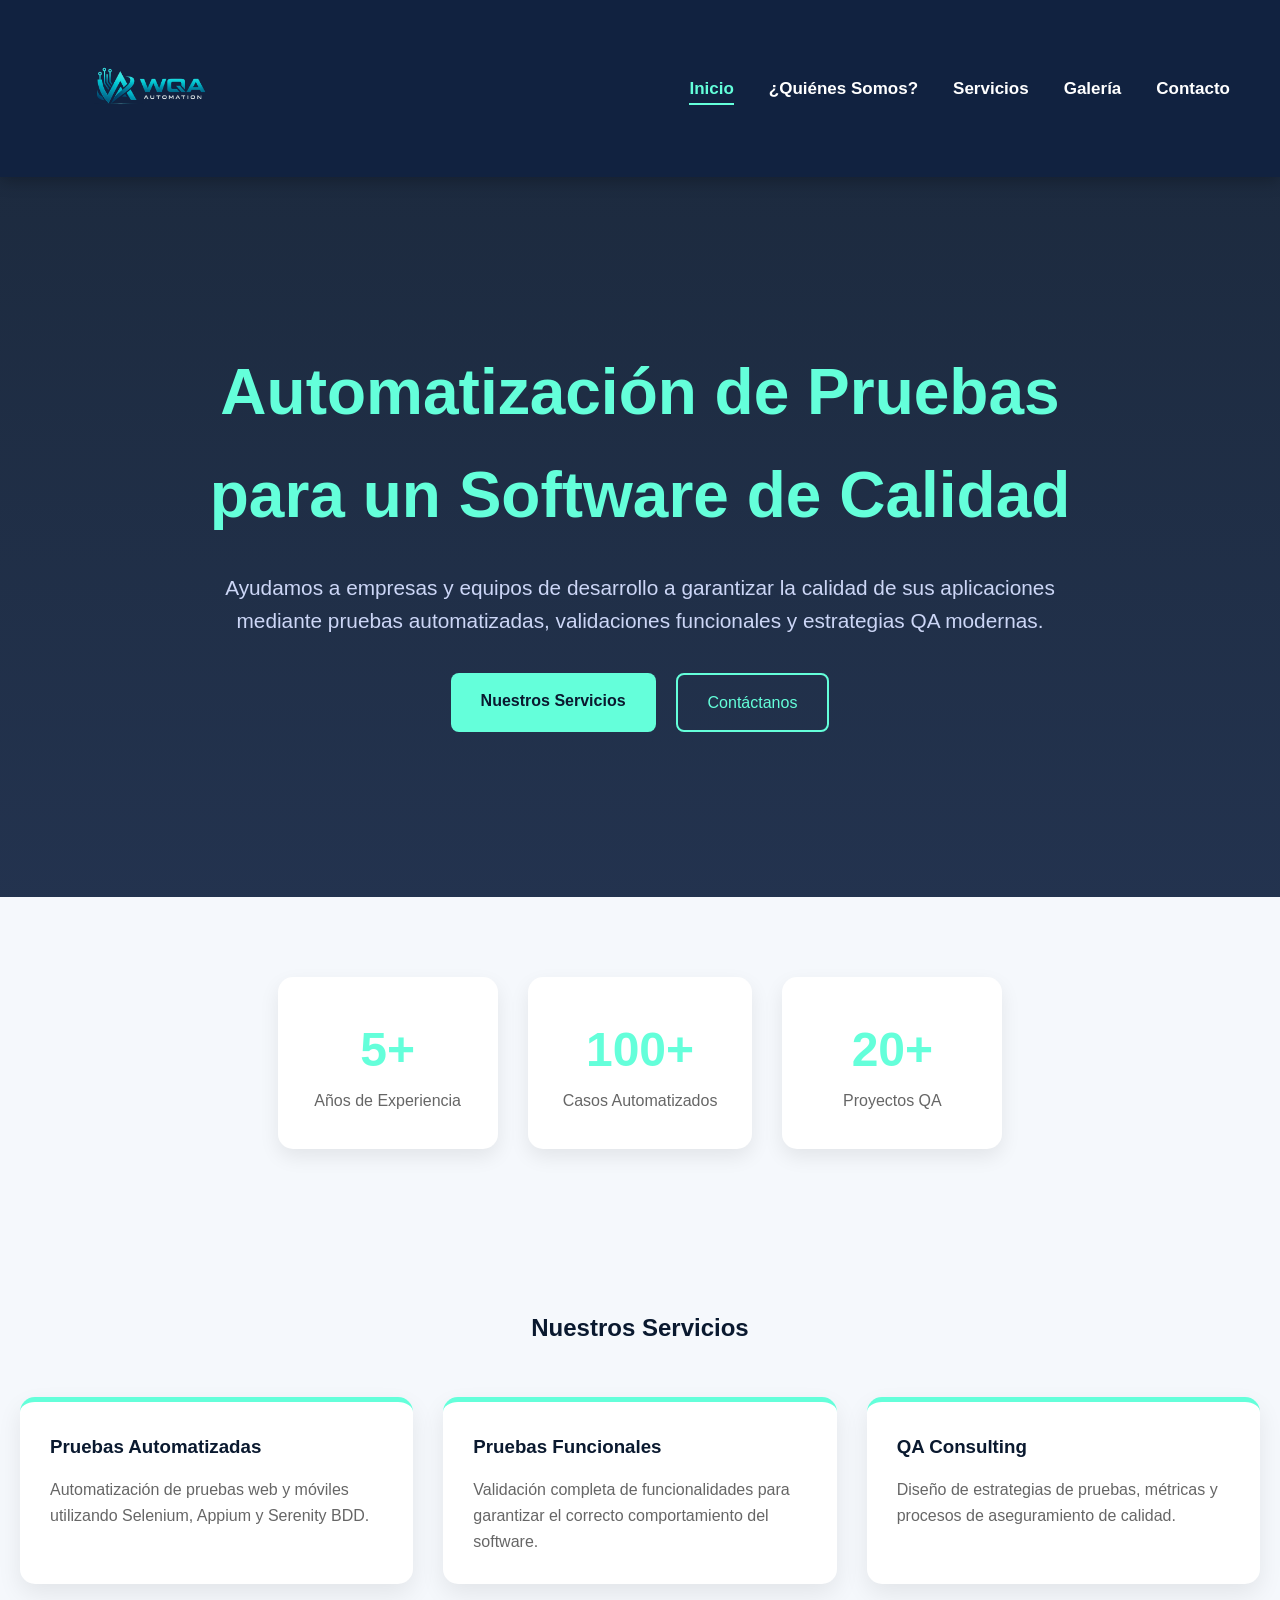
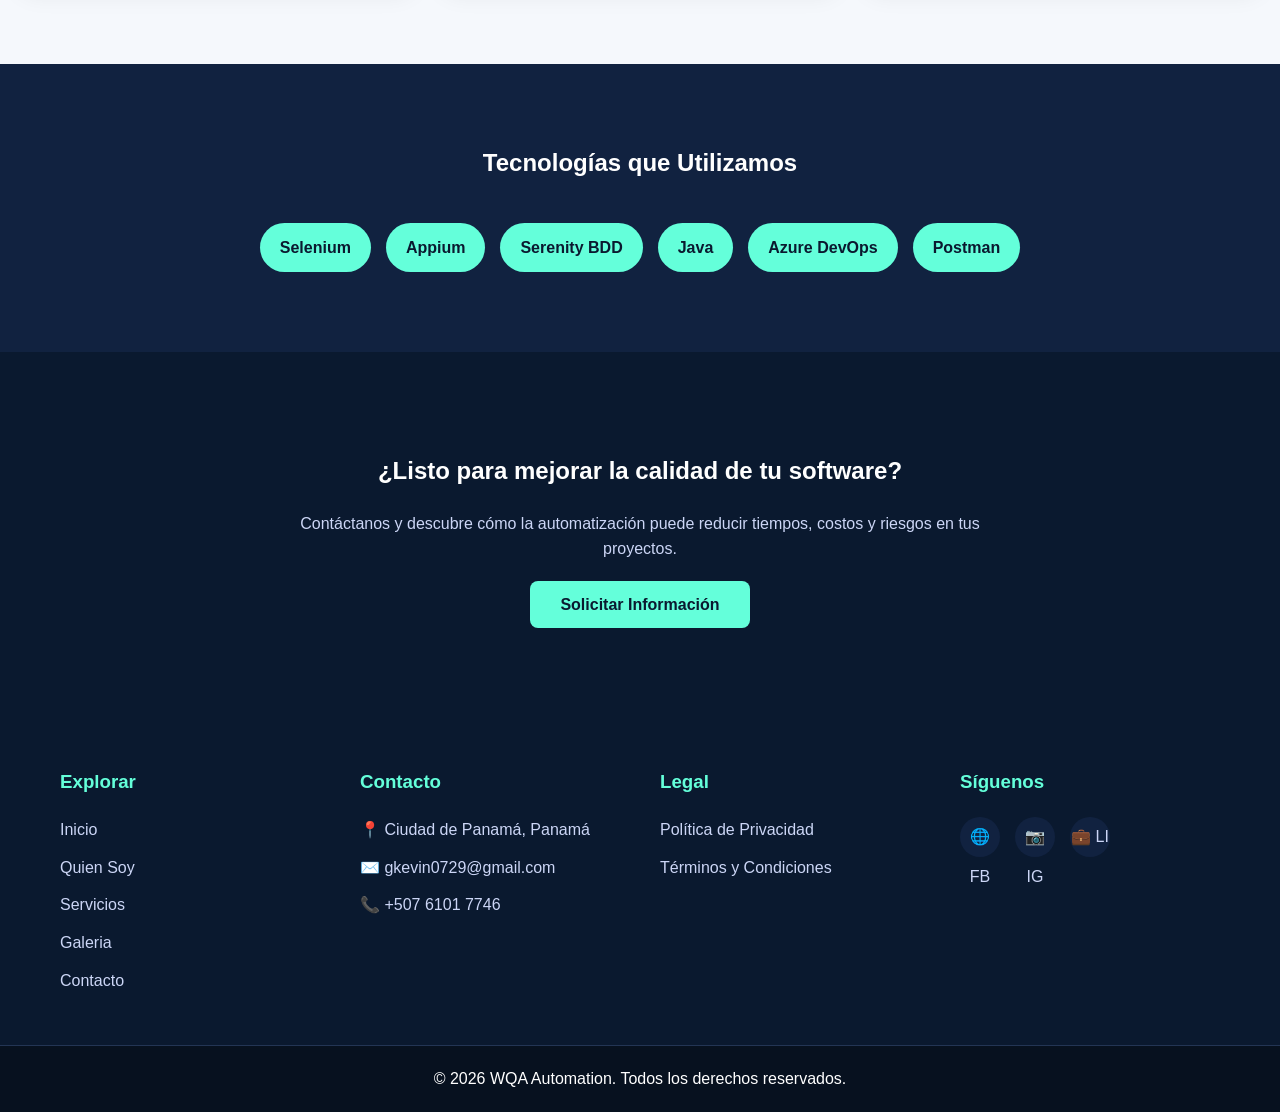
<file: html/index.html>
<!DOCTYPE html>
<html lang="es">
<head>
    <meta charset="UTF-8"><!--Normativas-->
    <meta name="viewport" content="width=device-width, initial-scale=1.0">

    <link rel="StyleSheet" href="../css/style1.css" type=" text/css">
    <link rel="icon" type="image/png" href="../img/logo3.png">

    <title>Inicio</title>
</head>

<body>
<header class="encabezado">

    <div class="encabezado-contenido">

        <div class="logo">
            <img src="../img/logo2.png" alt="WQA Automation">
        </div>

        <nav class="nav-menu">
            <ul>
                <li><a href="html1.html" class="active">Inicio</a></li>
                <li><a href="html2.html">¿Quiénes Somos?</a></li>
                <li><a href="html3.html">Servicios</a></li>
                <li><a href="html4.html">Galería</a></li>
                <li><a href="html5.html">Contacto</a></li>
            </ul>
        </nav>

    </div>

</header>

<section class="hero">

    <div class="hero-content">

        <h1>Automatización de Pruebas para un Software de Calidad</h1>

        <p>
            Ayudamos a empresas y equipos de desarrollo a garantizar la calidad
            de sus aplicaciones mediante pruebas automatizadas, validaciones
            funcionales y estrategias QA modernas.
        </p>

        <div class="hero-buttons">
            <a href="html3.html" class="btn-primary">Nuestros Servicios</a>
            <a href="html5.html" class="btn-secondary">Contáctanos</a>
        </div>

    </div>

</section>

<section class="stats">

    <div class="stat-box">
        <h2>5+</h2>
        <p>Años de Experiencia</p>
    </div>

    <div class="stat-box">
        <h2>100+</h2>
        <p>Casos Automatizados</p>
    </div>

    <div class="stat-box">
        <h2>20+</h2>
        <p>Proyectos QA</p>
    </div>

</section>

<section class="services-preview">

    <h2>Nuestros Servicios</h2>

    <div class="service-grid">

        <div class="service-card">
            <h3>Pruebas Automatizadas</h3>
            <p>
                Automatización de pruebas web y móviles utilizando
                Selenium, Appium y Serenity BDD.
            </p>
        </div>

        <div class="service-card">
            <h3>Pruebas Funcionales</h3>
            <p>
                Validación completa de funcionalidades para garantizar
                el correcto comportamiento del software.
            </p>
        </div>

        <div class="service-card">
            <h3>QA Consulting</h3>
            <p>
                Diseño de estrategias de pruebas, métricas y procesos
                de aseguramiento de calidad.
            </p>
        </div>

    </div>

</section>

<section class="tools">

    <h2>Tecnologías que Utilizamos</h2>

    <div class="tools-grid">
        <span>Selenium</span>
        <span>Appium</span>
        <span>Serenity BDD</span>
        <span>Java</span>
        <span>Azure DevOps</span>
        <span>Postman</span>
    </div>

</section>

<section class="cta">

    <h2>¿Listo para mejorar la calidad de tu software?</h2>

    <p>
        Contáctanos y descubre cómo la automatización puede reducir tiempos,
        costos y riesgos en tus proyectos.
    </p>

    <a href="html5.html" class="btn-primary">
        Solicitar Información
    </a>

</section>

<footer class="site-footer">
    <div class="footer-container">
        <!-- Columna 1: Enlaces -->
        <div class="footer-column">
            <h3>Explorar</h3>
            <ul>
                <li><a href="html1.html">Inicio</a></li>
                <li><a href="html2.html">Quien Soy</a></li>
                <li><a href="html3.html">Servicios</a></li>
                <li><a href="html4.html">Galeria</a></li>
                <li><a href="html5.html">Contacto</a></li>
            </ul>
        </div>

        <!-- Columna 2: Contacto -->
        <div class="footer-column">
            <h3>Contacto</h3>
            <p>📍 Ciudad de Panamá, Panamá</p>
            <p>✉️ gkevin0729@gmail.com</p>
            <p>📞 +507 6101 7746</p>
        </div>

        <!-- Columna 3: Legal -->
        <div class="footer-column">
            <h3>Legal</h3>
            <ul>
                <li><a href="#">Política de Privacidad</a></li>
                <li><a href="#">Términos y Condiciones</a></li>
            </ul>
        </div>

        <!-- Columna 4: Redes Sociales -->
        <div class="footer-column">
            <h3>Síguenos</h3>
            <div class="social-icons">
                <a href="#" aria-label="Facebook">🌐 FB</a>
                <a href="#" aria-label="Instagram">📷 IG</a>
                <a href="#" aria-label="LinkedIn">💼 LI</a>
            </div>
        </div>
    </div>
    
    <div class="footer-bottom">
        <p>&copy; 2026 WQA Automation. Todos los derechos reservados.</p>
    </div>
</footer>


</body>
</html>
</file>
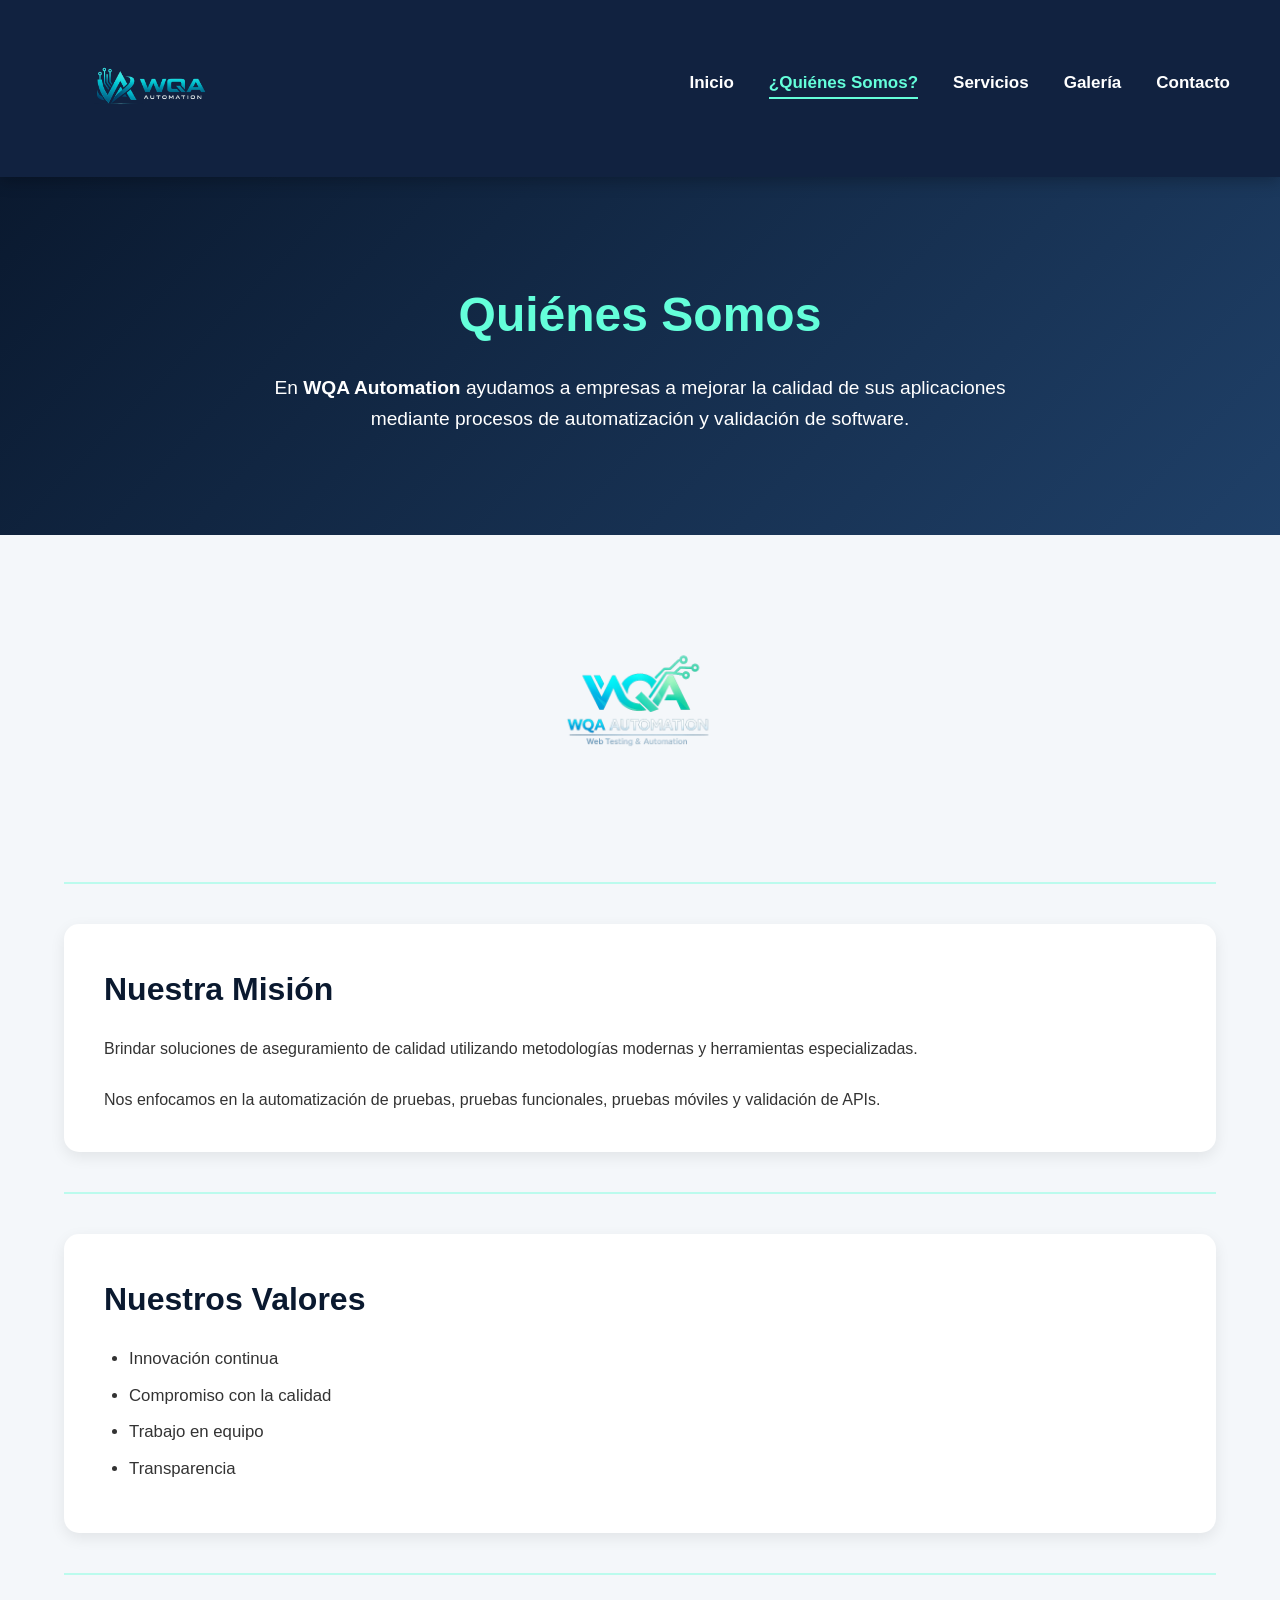
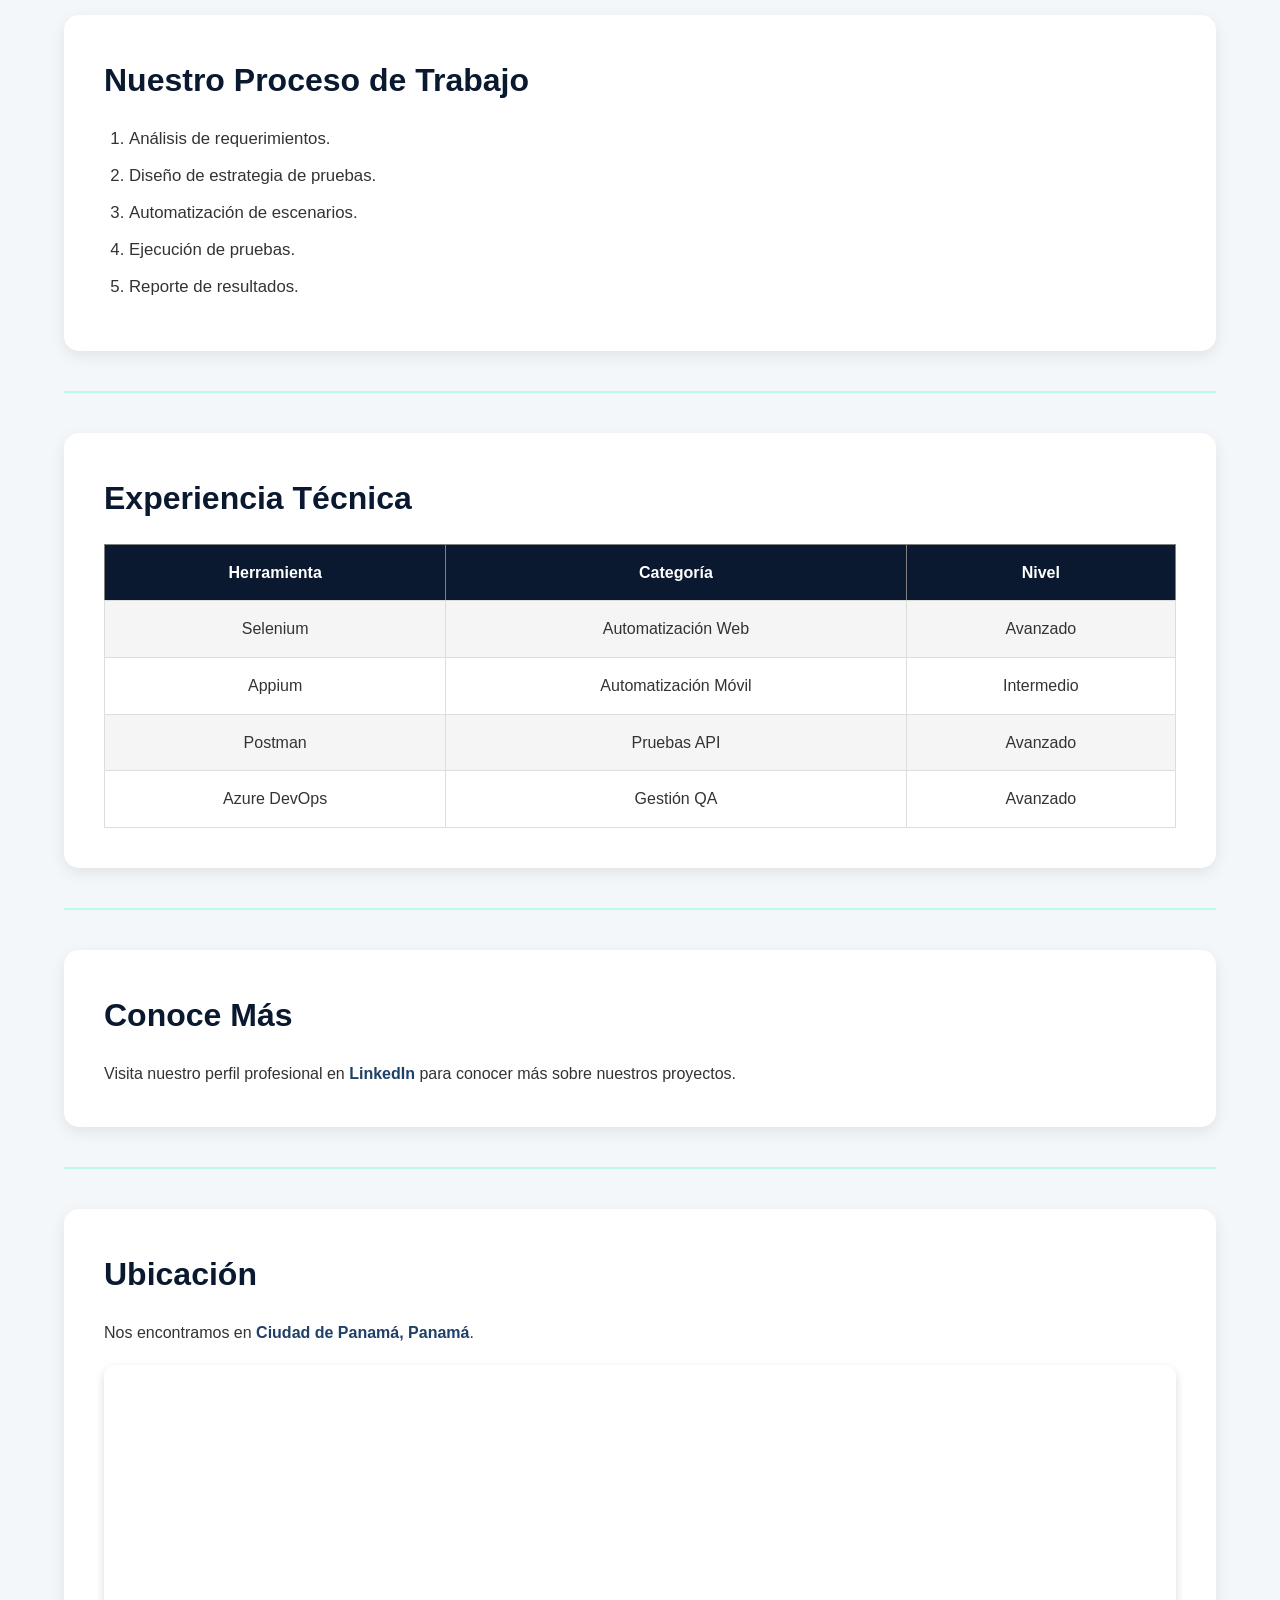
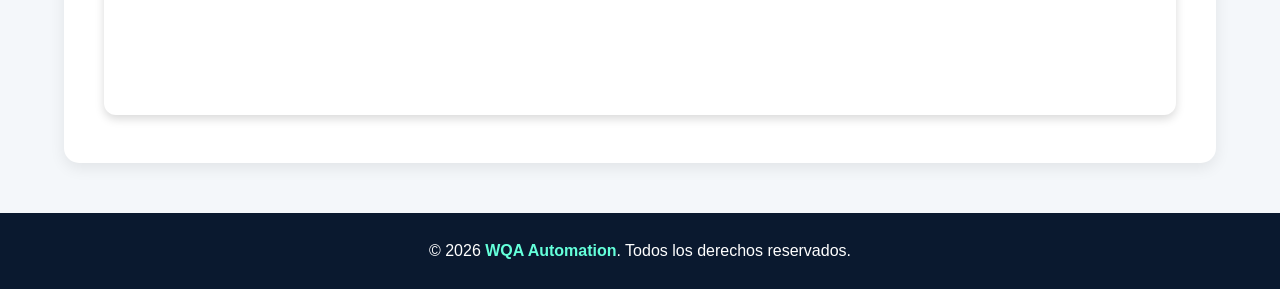
<file: html/about.html>
<!DOCTYPE html>
<html lang="es">

<head>
    <meta charset="UTF-8">
    <meta name="viewport" content="width=device-width, initial-scale=1.0">
    <title>Quiénes Somos | WQA Automation</title>

    <link rel="stylesheet" href="../css/style2.css">
</head>

<body>
<header class="encabezado">

    <div class="encabezado-contenido">

        <div class="logo">
            <img src="../img/logo2.png" alt="WQA Automation">
        </div>

        <nav class="nav-menu">
            <ul>
               <li><a href="index.html">Inicio</a></li>
                <li><a href="about.html"class="active">¿Quiénes Somos?</a></li>
                <li><a href="services.html">Servicios</a></li>
                <li><a href="galery.html">Galería</a></li>
                <li><a href="contact.html">Contacto</a></li>
            </ul>
        </nav>

    </div>

</header>
    <!-- Encabezado principal -->
    <section class="hero">

        <h1>Quiénes Somos</h1>

        <p>
            En <strong>WQA Automation</strong> ayudamos a empresas a mejorar la calidad
            de sus aplicaciones mediante procesos de automatización y validación de software.
        </p>

    </section>

    <div class="container">

        <!-- Imagen corporativa -->
        <div class="company-image">

            <img src="../img/logo1.png"
                 alt="Logo WQA Automation"
                 width="300">

        </div>

        <hr>

        <!-- Misión -->
        <div class="about-content">

            <h2>Nuestra Misión</h2>

            <p>
                Brindar soluciones de aseguramiento de calidad utilizando metodologías
                modernas y herramientas especializadas.
            </p>

            <br>

            <p>
                Nos enfocamos en la automatización de pruebas, pruebas funcionales,
                pruebas móviles y validación de APIs.
            </p>

        </div>

        <hr>

        <!-- Valores -->
        <div class="values-section">

            <h2>Nuestros Valores</h2>

            <ul>
                <li>Innovación continua</li>
                <li>Compromiso con la calidad</li>
                <li>Trabajo en equipo</li>
                <li>Transparencia</li>
            </ul>

        </div>

        <hr>

        <!-- Proceso -->
        <div class="process-section">

            <h2>Nuestro Proceso de Trabajo</h2>

            <ol>
                <li>Análisis de requerimientos.</li>
                <li>Diseño de estrategia de pruebas.</li>
                <li>Automatización de escenarios.</li>
                <li>Ejecución de pruebas.</li>
                <li>Reporte de resultados.</li>
            </ol>

        </div>

        <hr>

        <!-- Tabla -->
        <div class="experience-section">

            <h2>Experiencia Técnica</h2>

            <table border="1">

                <tr>
                    <th>Herramienta</th>
                    <th>Categoría</th>
                    <th>Nivel</th>
                </tr>

                <tr>
                    <td>Selenium</td>
                    <td>Automatización Web</td>
                    <td>Avanzado</td>
                </tr>

                <tr>
                    <td>Appium</td>
                    <td>Automatización Móvil</td>
                    <td>Intermedio</td>
                </tr>

                <tr>
                    <td>Postman</td>
                    <td>Pruebas API</td>
                    <td>Avanzado</td>
                </tr>

                <tr>
                    <td>Azure DevOps</td>
                    <td>Gestión QA</td>
                    <td>Avanzado</td>
                </tr>

            </table>

        </div>

        <hr>

        <!-- Enlace -->
        <div class="links-section">

            <h2>Conoce Más</h2>

            <p>
                Visita nuestro perfil profesional en
                <a href="https://www.linkedin.com" target="_blank">
                    LinkedIn
                </a>
                para conocer más sobre nuestros proyectos.
            </p>

        </div>

        <hr>

        <!-- Iframe -->
        <div class="location-section">

            <h2>Ubicación</h2>

            <p>
                Nos encontramos en
                <span>Ciudad de Panamá, Panamá</span>.
            </p>

            <iframe
                src="https://www.google.com/maps/embed?pb=!1m18..."
                width="100%"
                height="350"
                style="border:0;"
                allowfullscreen=""
                loading="lazy">
            </iframe>

        </div>

    </div>

    <!-- Pie de página -->
    <footer>

        <p>
            &copy; 2026 <strong>WQA Automation</strong>.
            Todos los derechos reservados.
        </p>

    </footer>

</body>

</html>
</file>
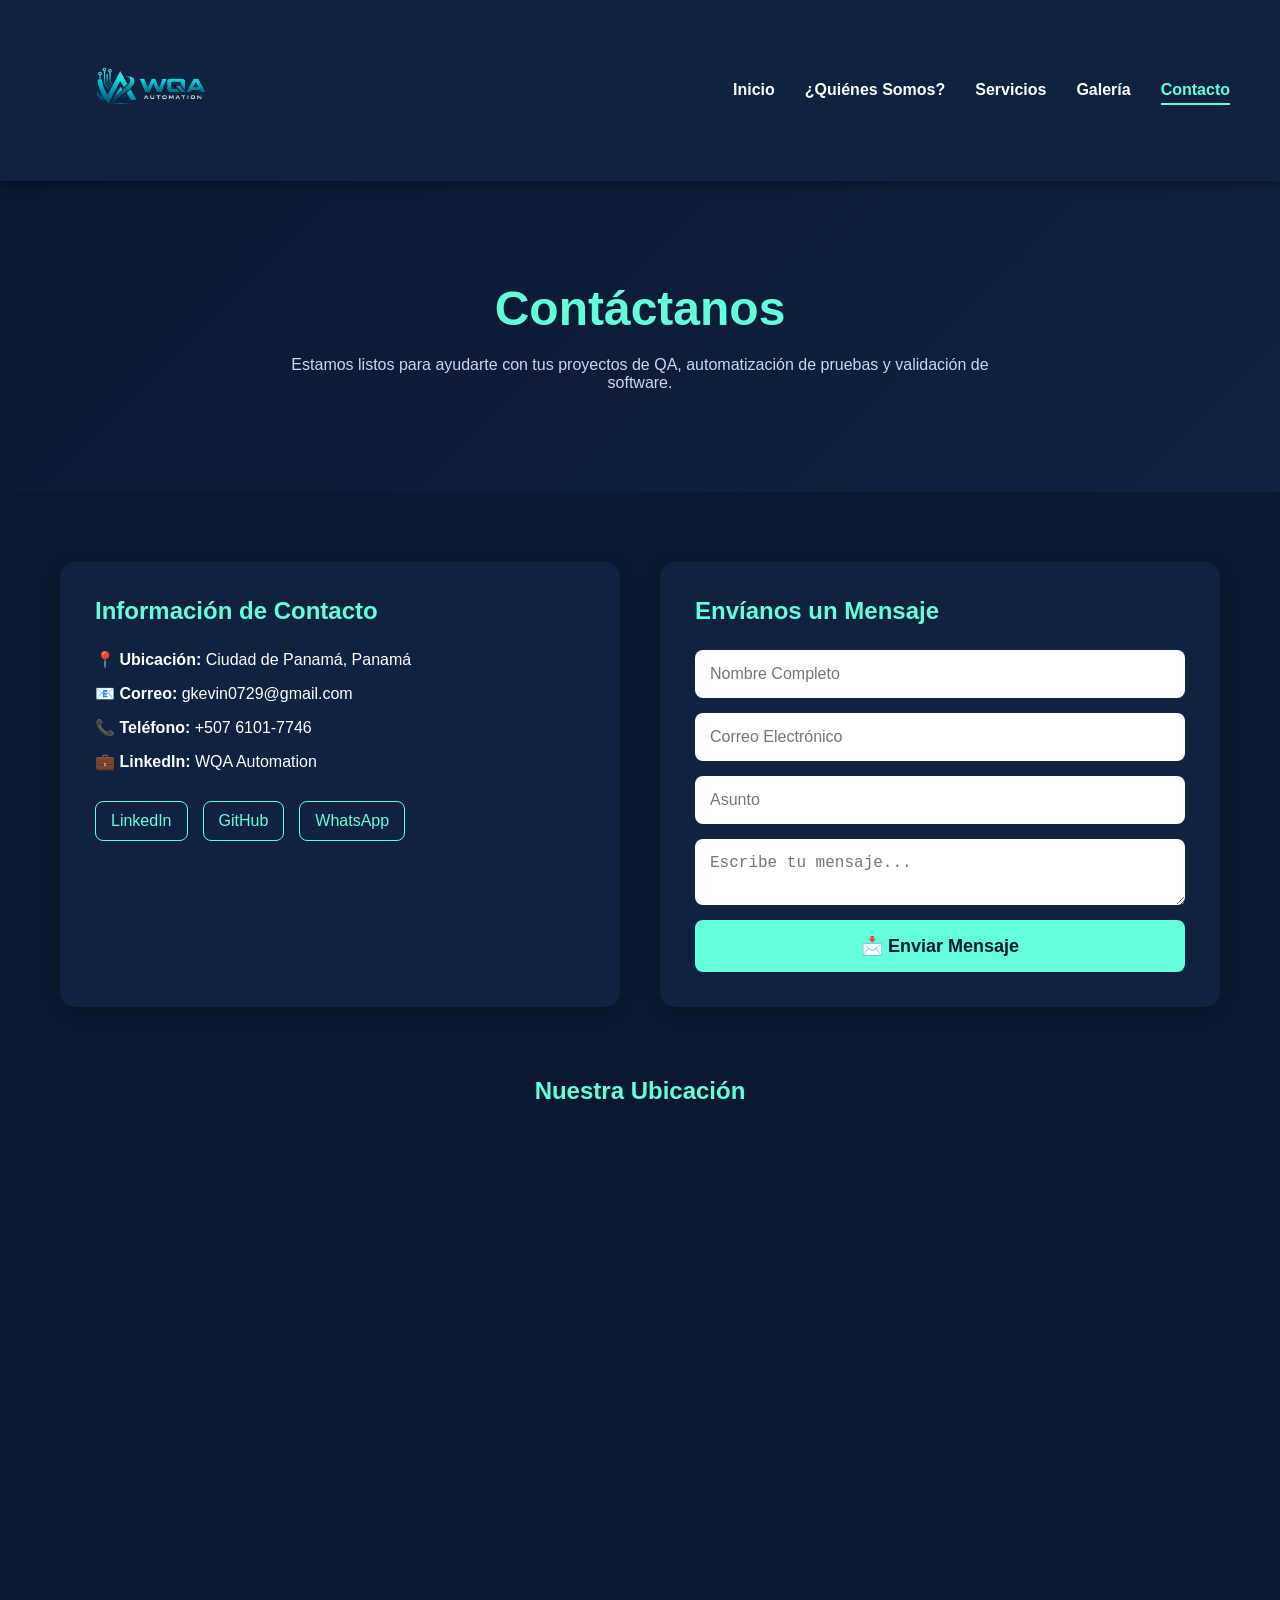
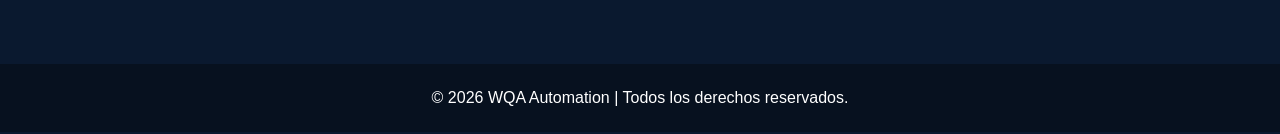
<file: html/contact.html>
<!DOCTYPE html>
<html lang="es">

<head>
    <meta charset="UTF-8">
    <meta name="viewport" content="width=device-width, initial-scale=1.0">
    <title>Contacto | WQA Automation</title>

    <link rel="stylesheet" href="../css/style5.css">
</head>

<body>

    <!-- HEADER -->

    <header class="encabezado">

        <div class="encabezado-contenido">

            <div class="logo">
                <img src="../img/logo2.png" alt="WQA Automation">
            </div>

            <nav class="nav-menu">
                <ul>
                    <li><a href="index.html">Inicio</a></li>
                    <li><a href="about.html">¿Quiénes Somos?</a></li>
                    <li><a href="services.html">Servicios</a></li>
                    <li><a href="contact.html">Galería</a></li>
                    <li><a href="thanks.html" class="active">Contacto</a></li>
                </ul>
            </nav>

        </div>

    </header>

    <!-- HERO -->

    <section class="hero-contact">

        <h1>Contáctanos</h1>

        <p>
            Estamos listos para ayudarte con tus proyectos de QA,
            automatización de pruebas y validación de software.
        </p>

    </section>

    <!-- CONTACTO -->

    <section class="contact-container">

        <div class="contact-info">

            <h2>Información de Contacto</h2>

            <p><strong>📍 Ubicación:</strong> Ciudad de Panamá, Panamá</p>

            <p><strong>📧 Correo:</strong> gkevin0729@gmail.com</p>

            <p><strong>📞 Teléfono:</strong> +507 6101-7746</p>

            <p><strong>💼 LinkedIn:</strong> WQA Automation</p>

            <div class="social-links">

                <a href="">LinkedIn</a>

                <a href="https://github.com/repos?q=owner%3A%40me">GitHub</a>

                <a href="https://wa.me/50761017746">WhatsApp</a>

            </div>

        </div>

        <div class="contact-form">

            <h2>Envíanos un Mensaje</h2>
<form action="https://formsubmit.co/gkevin0729@gmail.com" method="POST">

    <input type="text" name="nombre" placeholder="Nombre Completo" required>

    <input type="email" name="correo" placeholder="Correo Electrónico" required>

    <input type="text" name="asunto" placeholder="Asunto" required>

    <textarea name="mensaje" placeholder="Escribe tu mensaje..." required></textarea>

    <!-- Evita spam -->
    <input type="text" name="_honey" style="display:none">

    <!-- Desactivar captcha -->
    <input type="hidden" name="_captcha" value="false">

    <!-- Página de redirección -->
    <input type="hidden" name="_next" value="http://127.0.0.1:5501/html/gracias.html">

    <button type="submit" class="btn-enviar">
        📩 Enviar Mensaje
    </button>

</form>

        </div>

    </section>

    <!-- MAPA -->

    <section class="map-section">

        <h2>Nuestra Ubicación</h2>

        <iframe
            src="https://maps.google.com/maps?q=Panama%20City&t=&z=13&ie=UTF8&iwloc=&output=embed">
        </iframe>

    </section>

    <!-- FOOTER -->

    <footer>

        <p>
            © 2026 WQA Automation | Todos los derechos reservados.
        </p>

    </footer>

</body>

</html>
</file>
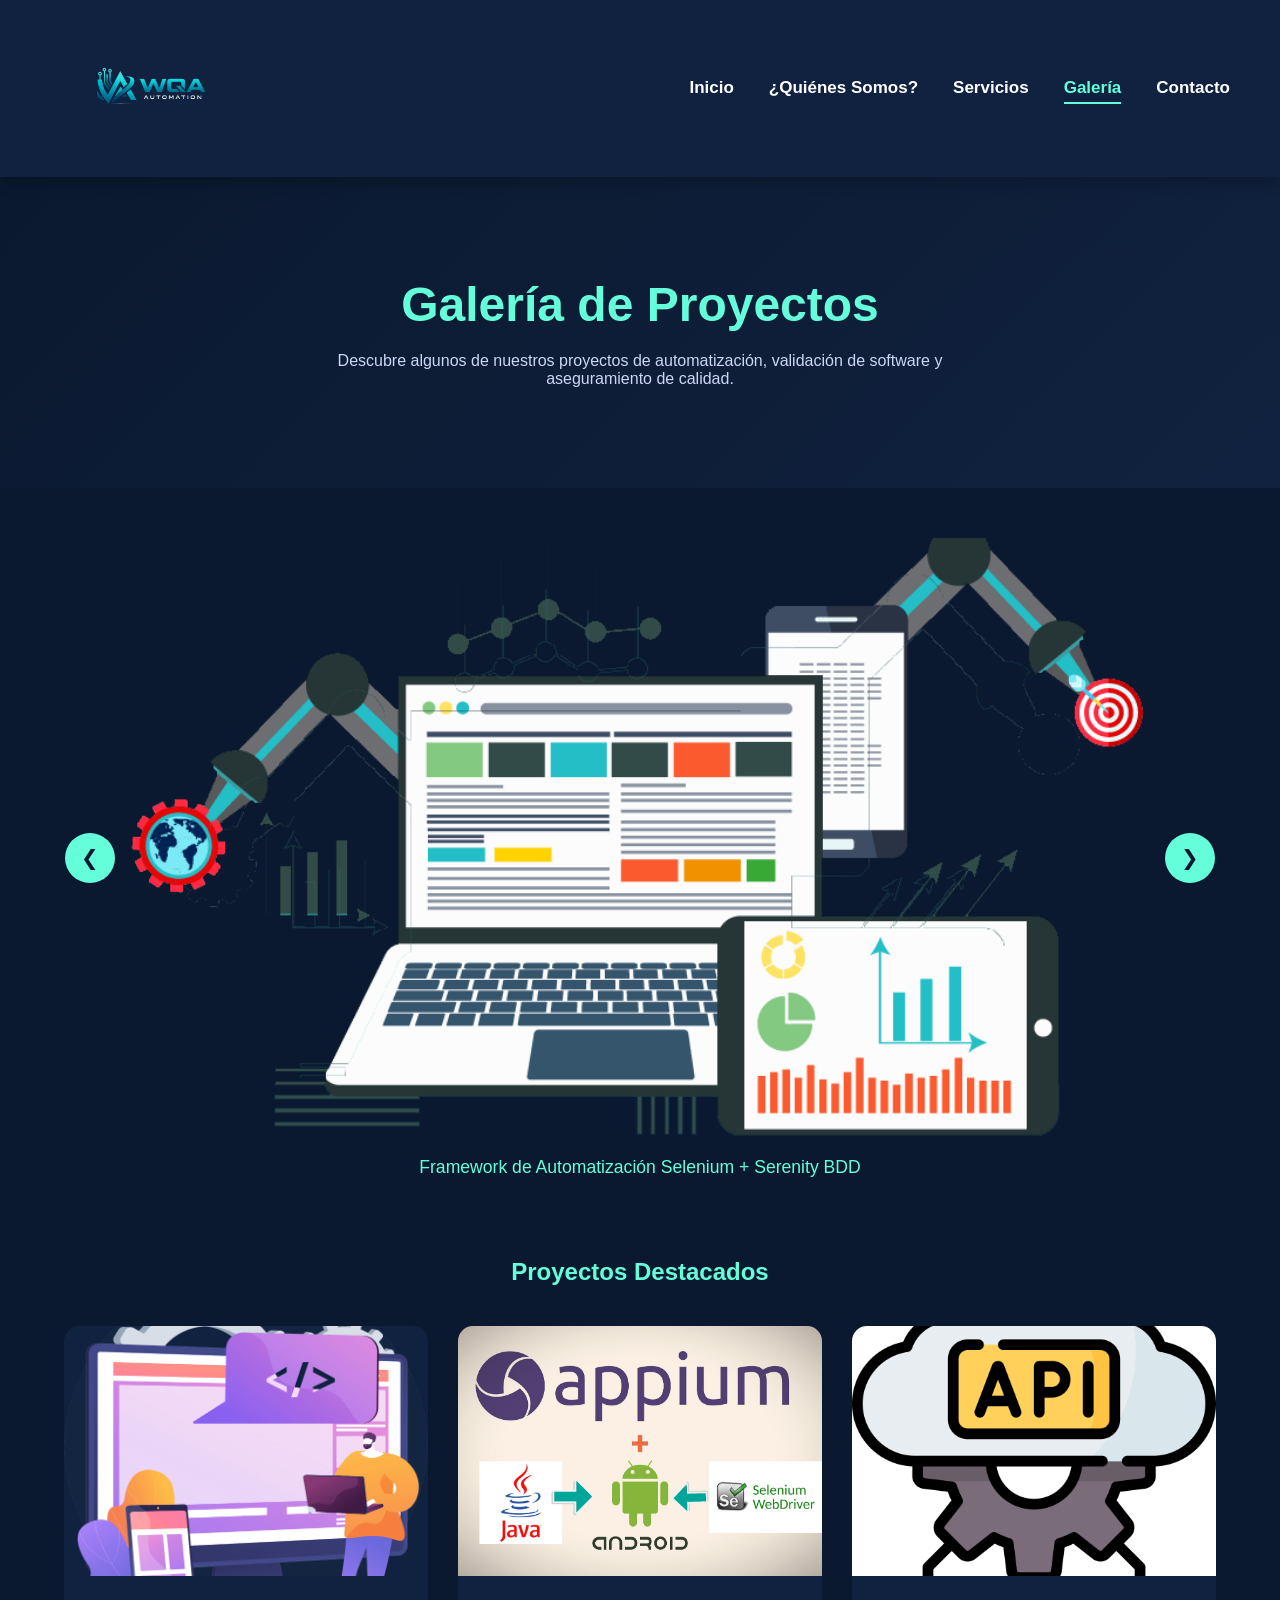
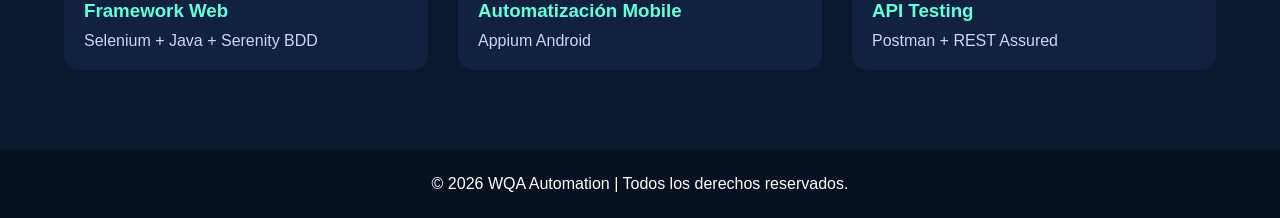
<file: html/galery.html>
<!DOCTYPE html>
<html lang="es">

<head>
    <meta charset="UTF-8">
    <meta name="viewport" content="width=device-width, initial-scale=1.0">
    <title>Galería de Proyectos | WQA Automation</title>

    <link rel="stylesheet" href="../css/style4.css">
</head>

<body>
<header class="encabezado">

    <div class="encabezado-contenido">

        <div class="logo">
            <img src="../img/logo2.png" alt="WQA Automation">
        </div>

        <nav class="nav-menu">
            <ul>
                <li><a href="index.html">Inicio</a></li>
                <li><a href="about.html">¿Quiénes Somos?</a></li>
                <li><a href="services.html">Servicios</a></li>
                <li><a href="galery.html"class="active">Galería</a></li>
                <li><a href="contact.html">Contacto</a></li>
            </ul>
        </nav>

    </div>

</header>
    <!-- HERO -->

    <section class="hero-gallery">

        <h1>Galería de Proyectos</h1>

        <p>
            Descubre algunos de nuestros proyectos de automatización,
            validación de software y aseguramiento de calidad.
        </p>

    </section>

    <!-- CARRUSEL -->

    <section class="gallery-section">

        <div class="slider">

            <button class="btn-slider prev">&#10094;</button>

            <div class="slides">

                <div class="slide active">
                    <img src="../img/pyme.png" alt="Proyecto Selenium">
                    <div class="caption">
                        Framework de Automatización Selenium + Serenity BDD
                    </div>
                </div>

                <div class="slide">
                    <img src="../img/carrusel1.png" alt="Proyecto Appium">
                    <div class="caption">
                        Automatización Mobile Testing con Appium
                    </div>
                </div>

                <div class="slide">
                    <img src="../img//imagesApi.png" alt="Proyecto API">
                    <div class="caption">
                        Validación y Automatización de APIs REST
                    </div>
                </div>

                <div class="slide">
                    <img src="../img/QA-1.png" alt="Azure DevOps">
                    <div class="caption">
                        Gestión QA y Reportes en Azure DevOps
                    </div>
                </div>

            </div>

            <button class="btn-slider next">&#10095;</button>

        </div>

    </section>

    <!-- MINI GALERÍA -->

    <section class="projects-grid">

        <h2>Proyectos Destacados</h2>

        <div class="grid">

            <div class="project-card">
                <img src="../img/carrusel2.png" alt="Framework">
                <h3>Framework Web</h3>
                <p>Selenium + Java + Serenity BDD</p>
            </div>

            <div class="project-card">
                <img src="../img/androidSele.png" alt="Mobile">
                <h3>Automatización Mobile</h3>
                <p>Appium Android</p>
            </div>

            <div class="project-card">
                <img src="../img/carrusel3.png" alt="Api">
                <h3>API Testing</h3>
                <p>Postman + REST Assured</p>
            </div>

        </div>

    </section>

    <!-- FOOTER -->

    <footer>

        <p>
            &copy; 2026 WQA Automation | Todos los derechos reservados.
        </p>

    </footer>

    <script>

        const slides = document.querySelectorAll('.slide');
        const next = document.querySelector('.next');
        const prev = document.querySelector('.prev');

        let current = 0;

        function showSlide(index){

            slides.forEach(slide =>
                slide.classList.remove('active')
            );

            slides[index].classList.add('active');
        }

        next.addEventListener('click', ()=>{

            current++;

            if(current >= slides.length){
                current = 0;
            }

            showSlide(current);

        });

        prev.addEventListener('click', ()=>{

            current--;

            if(current < 0){
                current = slides.length - 1;
            }

            showSlide(current);

        });

        setInterval(()=>{

            current++;

            if(current >= slides.length){
                current = 0;
            }

            showSlide(current);

        },5000);

    </script>

</body>

</html>
</file>
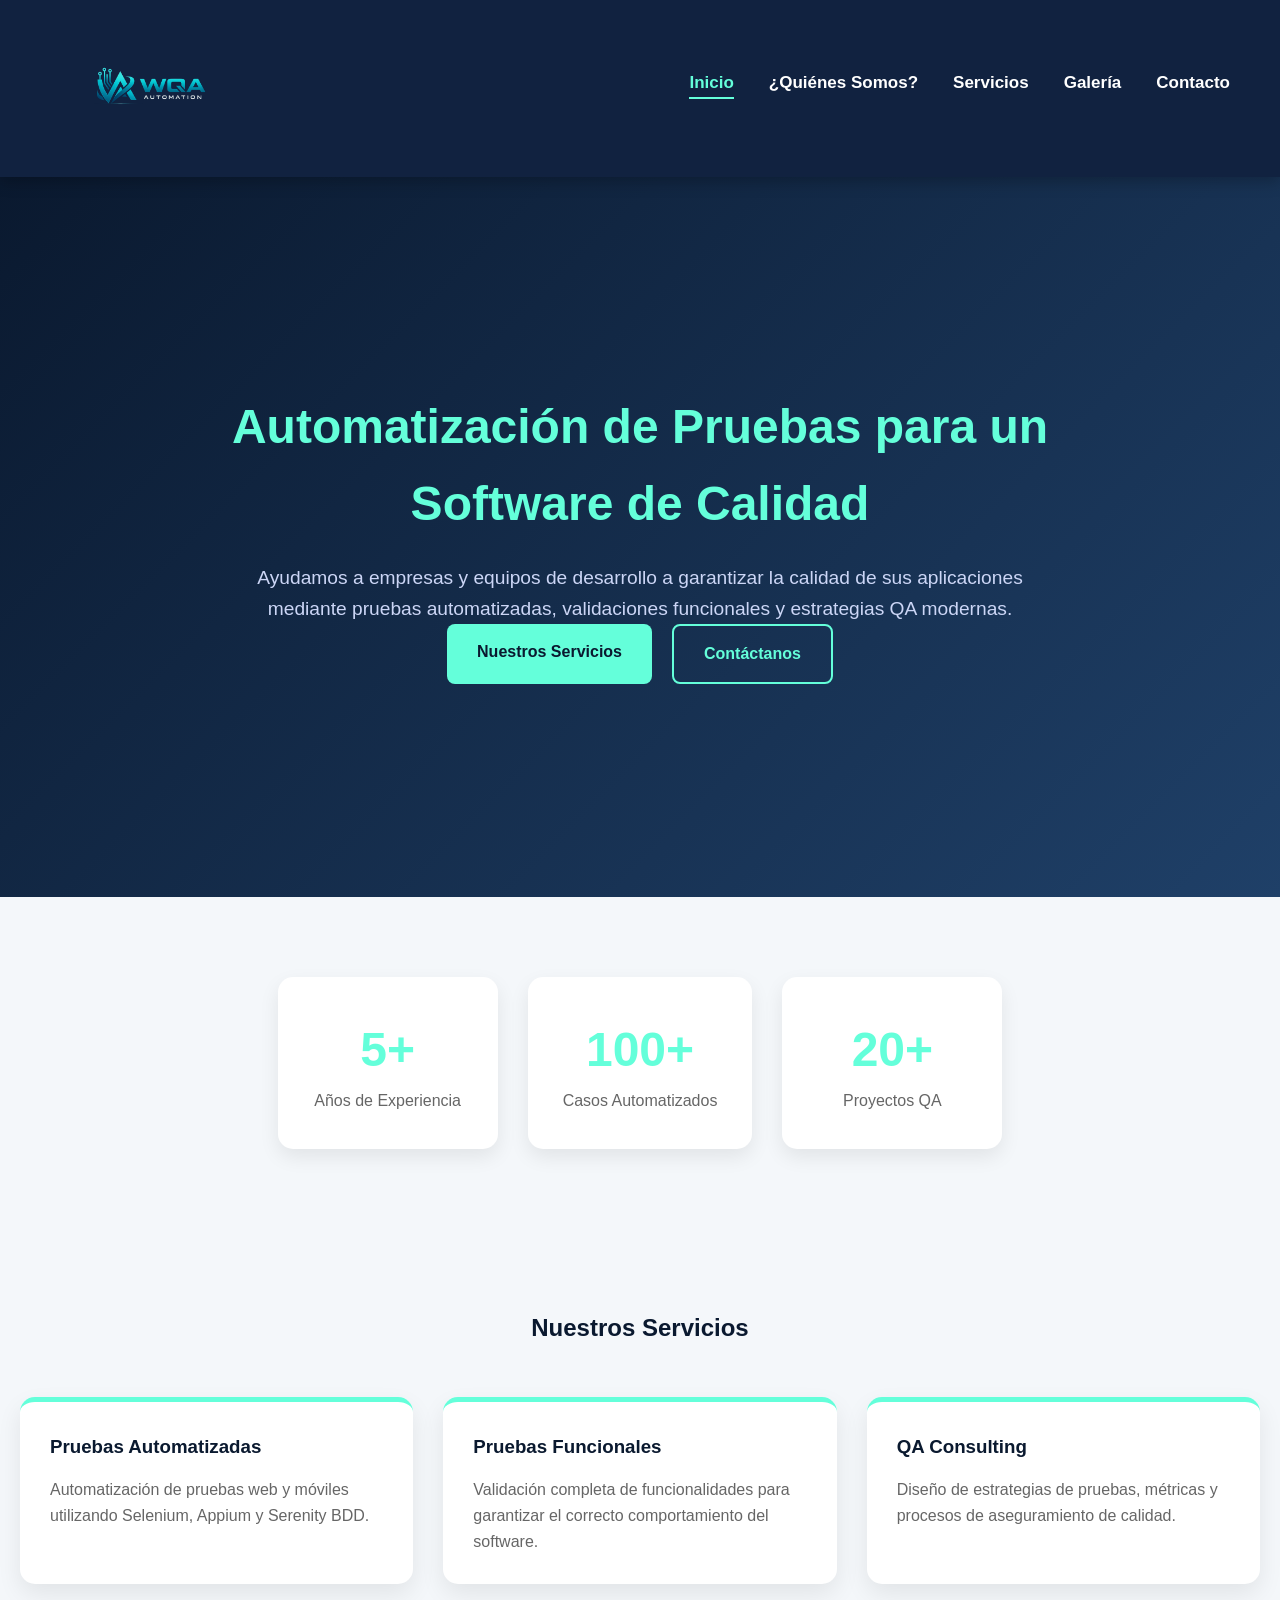
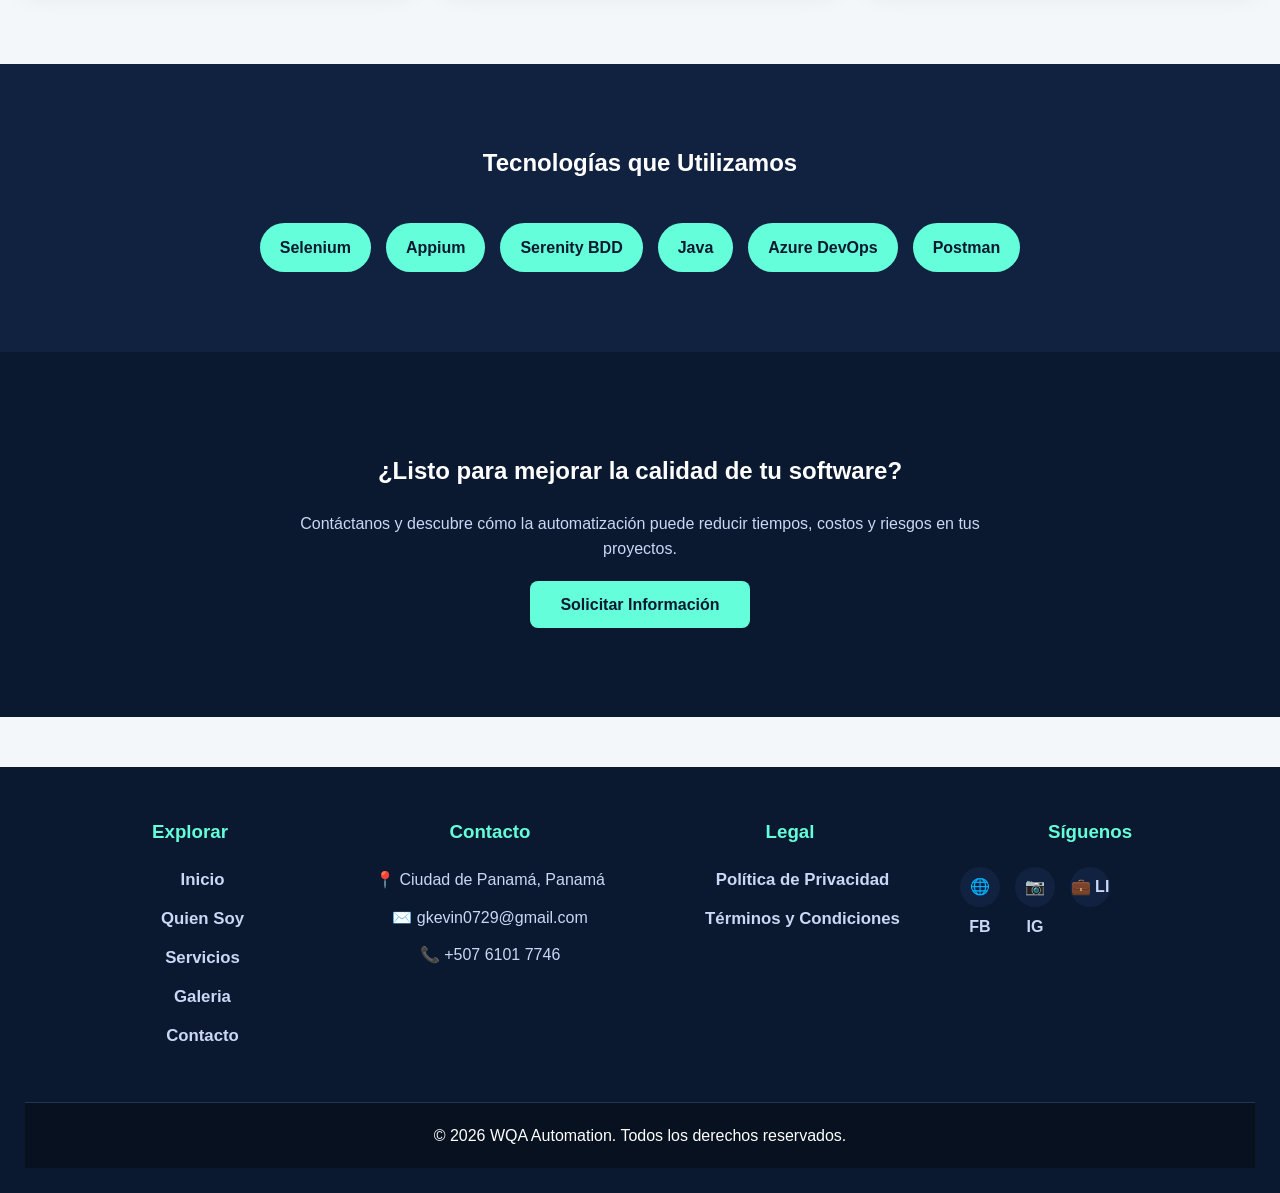
<file: html/home.html>
<!DOCTYPE html>
<html lang="es">
<head>
    <meta charset="UTF-8"><!--Normativas-->
    <meta name="viewport" content="width=device-width, initial-scale=1.0">

    <link rel="StyleSheet" href="../css/style1.css" type=" text/css">
    <link rel="StyleSheet" href="../css/style2.css" type=" text/css">
    <link rel="icon" type="image/png" href="../img/logo3.png">

    <title>Inicio</title>
</head>

<body>
<header class="encabezado">

    <div class="encabezado-contenido">

        <div class="logo">
            <img src="../img/logo2.png" alt="WQA Automation">
        </div>

        <nav class="nav-menu">
            <ul>
                <li><a href="html1.html" class="active">Inicio</a></li>
                <li><a href="html2.html">¿Quiénes Somos?</a></li>
                <li><a href="html3.html">Servicios</a></li>
                <li><a href="html4.html">Galería</a></li>
                <li><a href="html5.html">Contacto</a></li>
            </ul>
        </nav>

    </div>

</header>

<section class="hero">

    <div class="hero-content">

        <h1>Automatización de Pruebas para un Software de Calidad</h1>

        <p>
            Ayudamos a empresas y equipos de desarrollo a garantizar la calidad
            de sus aplicaciones mediante pruebas automatizadas, validaciones
            funcionales y estrategias QA modernas.
        </p>

        <div class="hero-buttons">
            <a href="html3.html" class="btn-primary">Nuestros Servicios</a>
            <a href="html5.html" class="btn-secondary">Contáctanos</a>
        </div>

    </div>

</section>

<section class="stats">

    <div class="stat-box">
        <h2>5+</h2>
        <p>Años de Experiencia</p>
    </div>

    <div class="stat-box">
        <h2>100+</h2>
        <p>Casos Automatizados</p>
    </div>

    <div class="stat-box">
        <h2>20+</h2>
        <p>Proyectos QA</p>
    </div>

</section>

<section class="services-preview">

    <h2>Nuestros Servicios</h2>

    <div class="service-grid">

        <div class="service-card">
            <h3>Pruebas Automatizadas</h3>
            <p>
                Automatización de pruebas web y móviles utilizando
                Selenium, Appium y Serenity BDD.
            </p>
        </div>

        <div class="service-card">
            <h3>Pruebas Funcionales</h3>
            <p>
                Validación completa de funcionalidades para garantizar
                el correcto comportamiento del software.
            </p>
        </div>

        <div class="service-card">
            <h3>QA Consulting</h3>
            <p>
                Diseño de estrategias de pruebas, métricas y procesos
                de aseguramiento de calidad.
            </p>
        </div>

    </div>

</section>

<section class="tools">

    <h2>Tecnologías que Utilizamos</h2>

    <div class="tools-grid">
        <span>Selenium</span>
        <span>Appium</span>
        <span>Serenity BDD</span>
        <span>Java</span>
        <span>Azure DevOps</span>
        <span>Postman</span>
    </div>

</section>

<section class="cta">

    <h2>¿Listo para mejorar la calidad de tu software?</h2>

    <p>
        Contáctanos y descubre cómo la automatización puede reducir tiempos,
        costos y riesgos en tus proyectos.
    </p>

    <a href="html5.html" class="btn-primary">
        Solicitar Información
    </a>

</section>

<footer class="site-footer">
    <div class="footer-container">
        <!-- Columna 1: Enlaces -->
        <div class="footer-column">
            <h3>Explorar</h3>
            <ul>
                <li><a href="html1.html">Inicio</a></li>
                <li><a href="html2.html">Quien Soy</a></li>
                <li><a href="html3.html">Servicios</a></li>
                <li><a href="html4.html">Galeria</a></li>
                <li><a href="html5.html">Contacto</a></li>
            </ul>
        </div>

        <!-- Columna 2: Contacto -->
        <div class="footer-column">
            <h3>Contacto</h3>
            <p>📍 Ciudad de Panamá, Panamá</p>
            <p>✉️ gkevin0729@gmail.com</p>
            <p>📞 +507 6101 7746</p>
        </div>

        <!-- Columna 3: Legal -->
        <div class="footer-column">
            <h3>Legal</h3>
            <ul>
                <li><a href="#">Política de Privacidad</a></li>
                <li><a href="#">Términos y Condiciones</a></li>
            </ul>
        </div>

        <!-- Columna 4: Redes Sociales -->
        <div class="footer-column">
            <h3>Síguenos</h3>
            <div class="social-icons">
                <a href="#" aria-label="Facebook">🌐 FB</a>
                <a href="#" aria-label="Instagram">📷 IG</a>
                <a href="#" aria-label="LinkedIn">💼 LI</a>
            </div>
        </div>
    </div>
    
    <div class="footer-bottom">
        <p>&copy; 2026 WQA Automation. Todos los derechos reservados.</p>
    </div>
</footer>


</body>
</html>
</file>
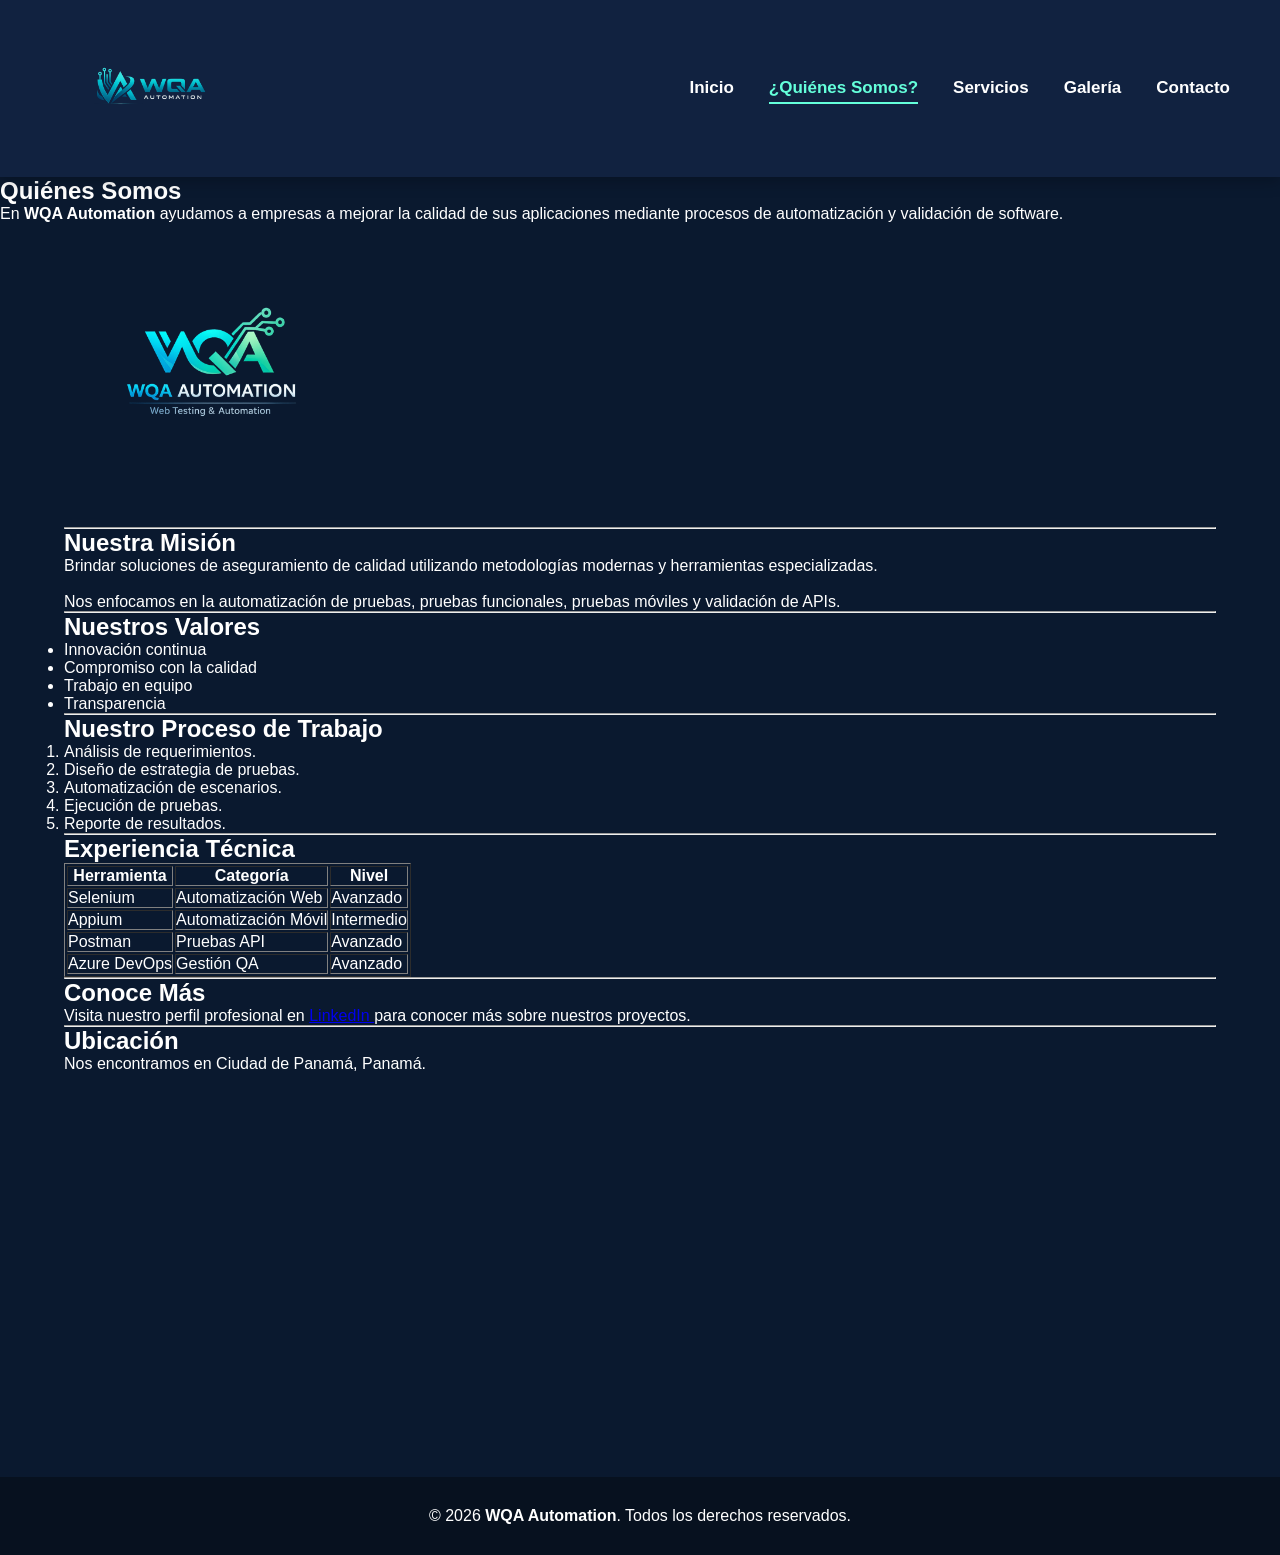
<file: html/html2.html>
<!DOCTYPE html>
<html lang="es">

<head>
    <meta charset="UTF-8">
    <meta name="viewport" content="width=device-width, initial-scale=1.0">
    <title>Quiénes Somos | WQA Automation</title>

    <link rel="stylesheet" href="../css/style3.css">
</head>

<body>
<header class="encabezado">

    <div class="encabezado-contenido">

        <div class="logo">
            <img src="../img/logo2.png" alt="WQA Automation">
        </div>

        <nav class="nav-menu">
            <ul>
               <li><a href="html1.html">Inicio</a></li>
                <li><a href="html2.html"class="active">¿Quiénes Somos?</a></li>
                <li><a href="html3.html">Servicios</a></li>
                <li><a href="html4.html">Galería</a></li>
                <li><a href="html5.html">Contacto</a></li>
            </ul>
        </nav>

    </div>

</header>
    <!-- Encabezado principal -->
    <section class="hero">

        <h1>Quiénes Somos</h1>

        <p>
            En <strong>WQA Automation</strong> ayudamos a empresas a mejorar la calidad
            de sus aplicaciones mediante procesos de automatización y validación de software.
        </p>

    </section>

    <div class="container">

        <!-- Imagen corporativa -->
        <div class="company-image">

            <img src="../img/logo1.png"
                 alt="Logo WQA Automation"
                 width="300">

        </div>

        <hr>

        <!-- Misión -->
        <div class="about-content">

            <h2>Nuestra Misión</h2>

            <p>
                Brindar soluciones de aseguramiento de calidad utilizando metodologías
                modernas y herramientas especializadas.
            </p>

            <br>

            <p>
                Nos enfocamos en la automatización de pruebas, pruebas funcionales,
                pruebas móviles y validación de APIs.
            </p>

        </div>

        <hr>

        <!-- Valores -->
        <div class="values-section">

            <h2>Nuestros Valores</h2>

            <ul>
                <li>Innovación continua</li>
                <li>Compromiso con la calidad</li>
                <li>Trabajo en equipo</li>
                <li>Transparencia</li>
            </ul>

        </div>

        <hr>

        <!-- Proceso -->
        <div class="process-section">

            <h2>Nuestro Proceso de Trabajo</h2>

            <ol>
                <li>Análisis de requerimientos.</li>
                <li>Diseño de estrategia de pruebas.</li>
                <li>Automatización de escenarios.</li>
                <li>Ejecución de pruebas.</li>
                <li>Reporte de resultados.</li>
            </ol>

        </div>

        <hr>

        <!-- Tabla -->
        <div class="experience-section">

            <h2>Experiencia Técnica</h2>

            <table border="1">

                <tr>
                    <th>Herramienta</th>
                    <th>Categoría</th>
                    <th>Nivel</th>
                </tr>

                <tr>
                    <td>Selenium</td>
                    <td>Automatización Web</td>
                    <td>Avanzado</td>
                </tr>

                <tr>
                    <td>Appium</td>
                    <td>Automatización Móvil</td>
                    <td>Intermedio</td>
                </tr>

                <tr>
                    <td>Postman</td>
                    <td>Pruebas API</td>
                    <td>Avanzado</td>
                </tr>

                <tr>
                    <td>Azure DevOps</td>
                    <td>Gestión QA</td>
                    <td>Avanzado</td>
                </tr>

            </table>

        </div>

        <hr>

        <!-- Enlace -->
        <div class="links-section">

            <h2>Conoce Más</h2>

            <p>
                Visita nuestro perfil profesional en
                <a href="https://www.linkedin.com" target="_blank">
                    LinkedIn
                </a>
                para conocer más sobre nuestros proyectos.
            </p>

        </div>

        <hr>

        <!-- Iframe -->
        <div class="location-section">

            <h2>Ubicación</h2>

            <p>
                Nos encontramos en
                <span>Ciudad de Panamá, Panamá</span>.
            </p>

            <iframe
                src="https://www.google.com/maps/embed?pb=!1m18..."
                width="100%"
                height="350"
                style="border:0;"
                allowfullscreen=""
                loading="lazy">
            </iframe>

        </div>

    </div>

    <!-- Pie de página -->
    <footer>

        <p>
            &copy; 2026 <strong>WQA Automation</strong>.
            Todos los derechos reservados.
        </p>

    </footer>

</body>

</html>
</file>
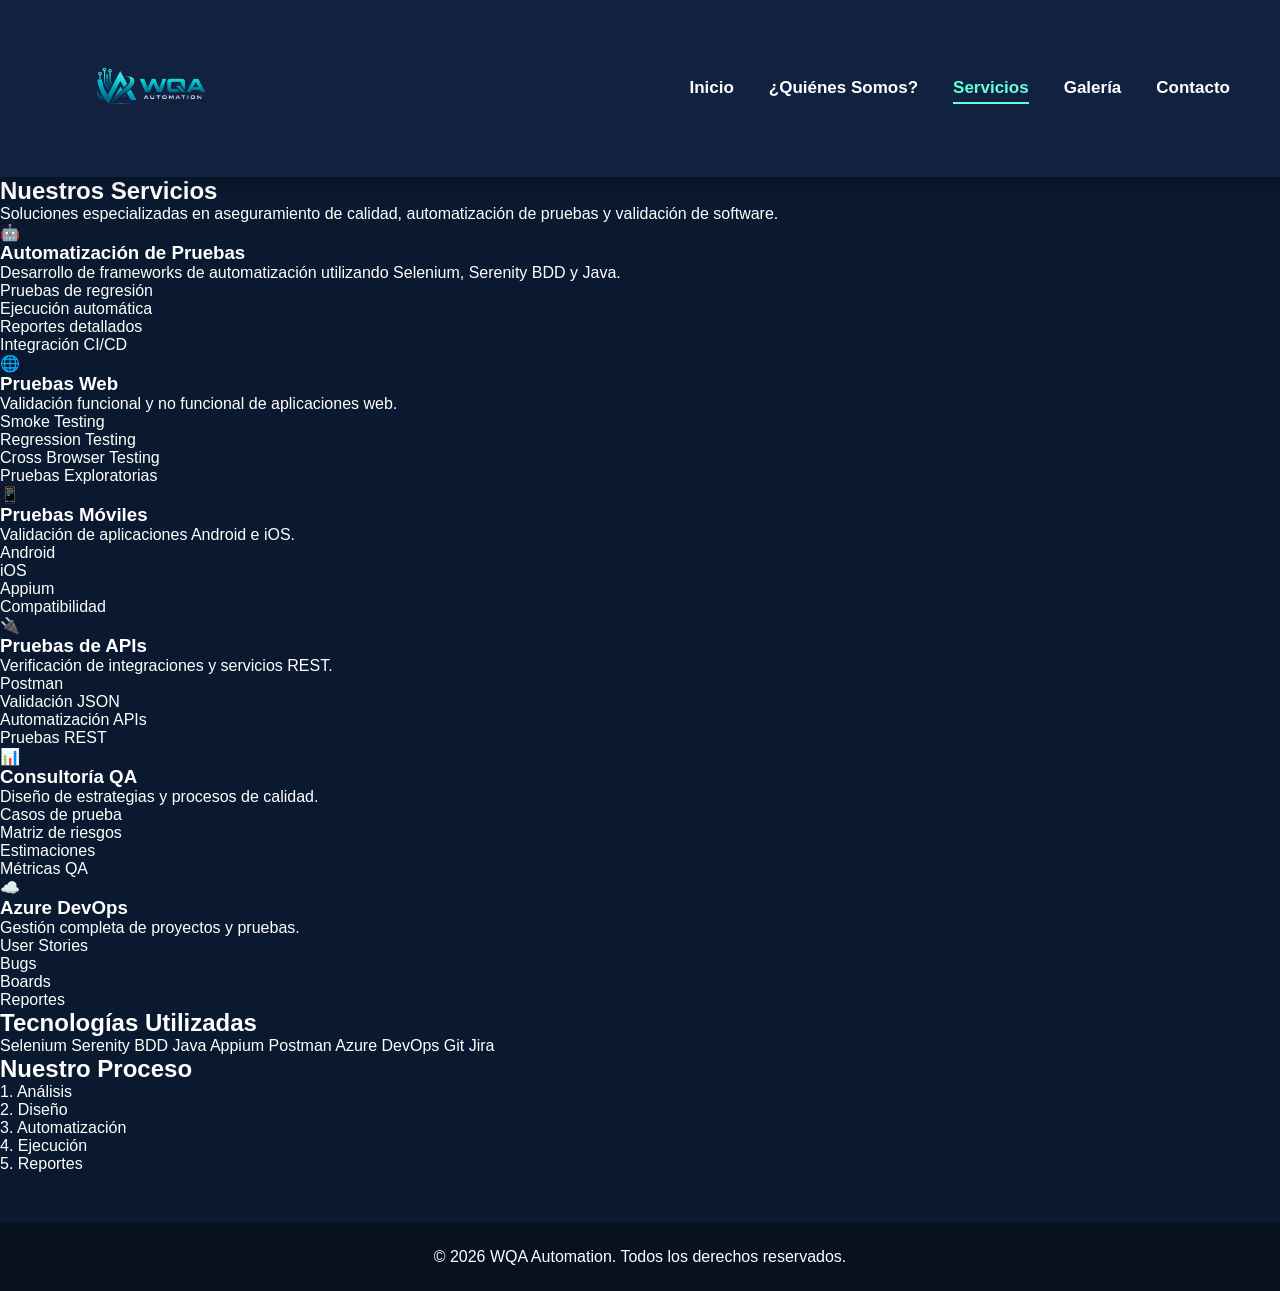
<file: html/html3.html>
<!DOCTYPE html>
<html lang="es">
<head>
    <meta charset="UTF-8">
    <meta name="viewport" content="width=device-width, initial-scale=1.0">
    <title>Nuestros Productos y Servicios | Tu Empresa</title>
    <meta name="description" content="Descubre la variedad de productos y servicios de alta calidad que ofrecemos para satisfacer tus necesidades.">
    <link rel="stylesheet" href="../css/style4.css">
</head>
<body>

<header class="encabezado">

    <div class="encabezado-contenido">

        <div class="logo">
            <img src="../img/logo2.png" alt="WQA Automation">
        </div>

        <nav class="nav-menu">
            <ul>
               <li><a href="html1.html">Inicio</a></li>
                <li><a href="html2.html">¿Quiénes Somos?</a></li>
                <li><a href="html3.html"class="active">Servicios</a></li>
                <li><a href="html4.html">Galería</a></li>
                <li><a href="html5.html">Contacto</a></li>
            </ul>
        </nav>

    </div>

</header>

    <!-- Contenedor Principal -->
    <main class="container">

    <section class="hero-services">

        <h2>Nuestros Servicios</h2>

        <p>
            Soluciones especializadas en aseguramiento de calidad,
            automatización de pruebas y validación de software.
        </p>

    </section>

    <section class="services-grid">

        <article class="service-card">

            <div class="service-icon">🤖</div>

            <h3>Automatización de Pruebas</h3>

            <p>
                Desarrollo de frameworks de automatización utilizando
                Selenium, Serenity BDD y Java.
            </p>

            <ul>
                <li>Pruebas de regresión</li>
                <li>Ejecución automática</li>
                <li>Reportes detallados</li>
                <li>Integración CI/CD</li>
            </ul>

        </article>

        <article class="service-card">

            <div class="service-icon">🌐</div>

            <h3>Pruebas Web</h3>

            <p>
                Validación funcional y no funcional de aplicaciones web.
            </p>

            <ul>
                <li>Smoke Testing</li>
                <li>Regression Testing</li>
                <li>Cross Browser Testing</li>
                <li>Pruebas Exploratorias</li>
            </ul>

        </article>

        <article class="service-card">

            <div class="service-icon">📱</div>

            <h3>Pruebas Móviles</h3>

            <p>
                Validación de aplicaciones Android e iOS.
            </p>

            <ul>
                <li>Android</li>
                <li>iOS</li>
                <li>Appium</li>
                <li>Compatibilidad</li>
            </ul>

        </article>

        <article class="service-card">

            <div class="service-icon">🔌</div>

            <h3>Pruebas de APIs</h3>

            <p>
                Verificación de integraciones y servicios REST.
            </p>

            <ul>
                <li>Postman</li>
                <li>Validación JSON</li>
                <li>Automatización APIs</li>
                <li>Pruebas REST</li>
            </ul>

        </article>

        <article class="service-card">

            <div class="service-icon">📊</div>

            <h3>Consultoría QA</h3>

            <p>
                Diseño de estrategias y procesos de calidad.
            </p>

            <ul>
                <li>Casos de prueba</li>
                <li>Matriz de riesgos</li>
                <li>Estimaciones</li>
                <li>Métricas QA</li>
            </ul>

        </article>

        <article class="service-card">

            <div class="service-icon">☁️</div>

            <h3>Azure DevOps</h3>

            <p>
                Gestión completa de proyectos y pruebas.
            </p>

            <ul>
                <li>User Stories</li>
                <li>Bugs</li>
                <li>Boards</li>
                <li>Reportes</li>
            </ul>

        </article>

    </section>

    <section class="tools">

        <h2>Tecnologías Utilizadas</h2>

        <div class="tools-grid">

            <span>Selenium</span>
            <span>Serenity BDD</span>
            <span>Java</span>
            <span>Appium</span>
            <span>Postman</span>
            <span>Azure DevOps</span>
            <span>Git</span>
            <span>Jira</span>

        </div>

    </section>

    <section class="process">

        <h2>Nuestro Proceso</h2>

        <div class="process-grid">

            <div class="step">1. Análisis</div>
            <div class="step">2. Diseño</div>
            <div class="step">3. Automatización</div>
            <div class="step">4. Ejecución</div>
            <div class="step">5. Reportes</div>

        </div>

    </section>

</main>

    <!-- Pie de página -->
    <footer>
        <p>&copy; 2026 WQA Automation. Todos los derechos reservados.</p>
    </footer>

</body>
</html>
</file>
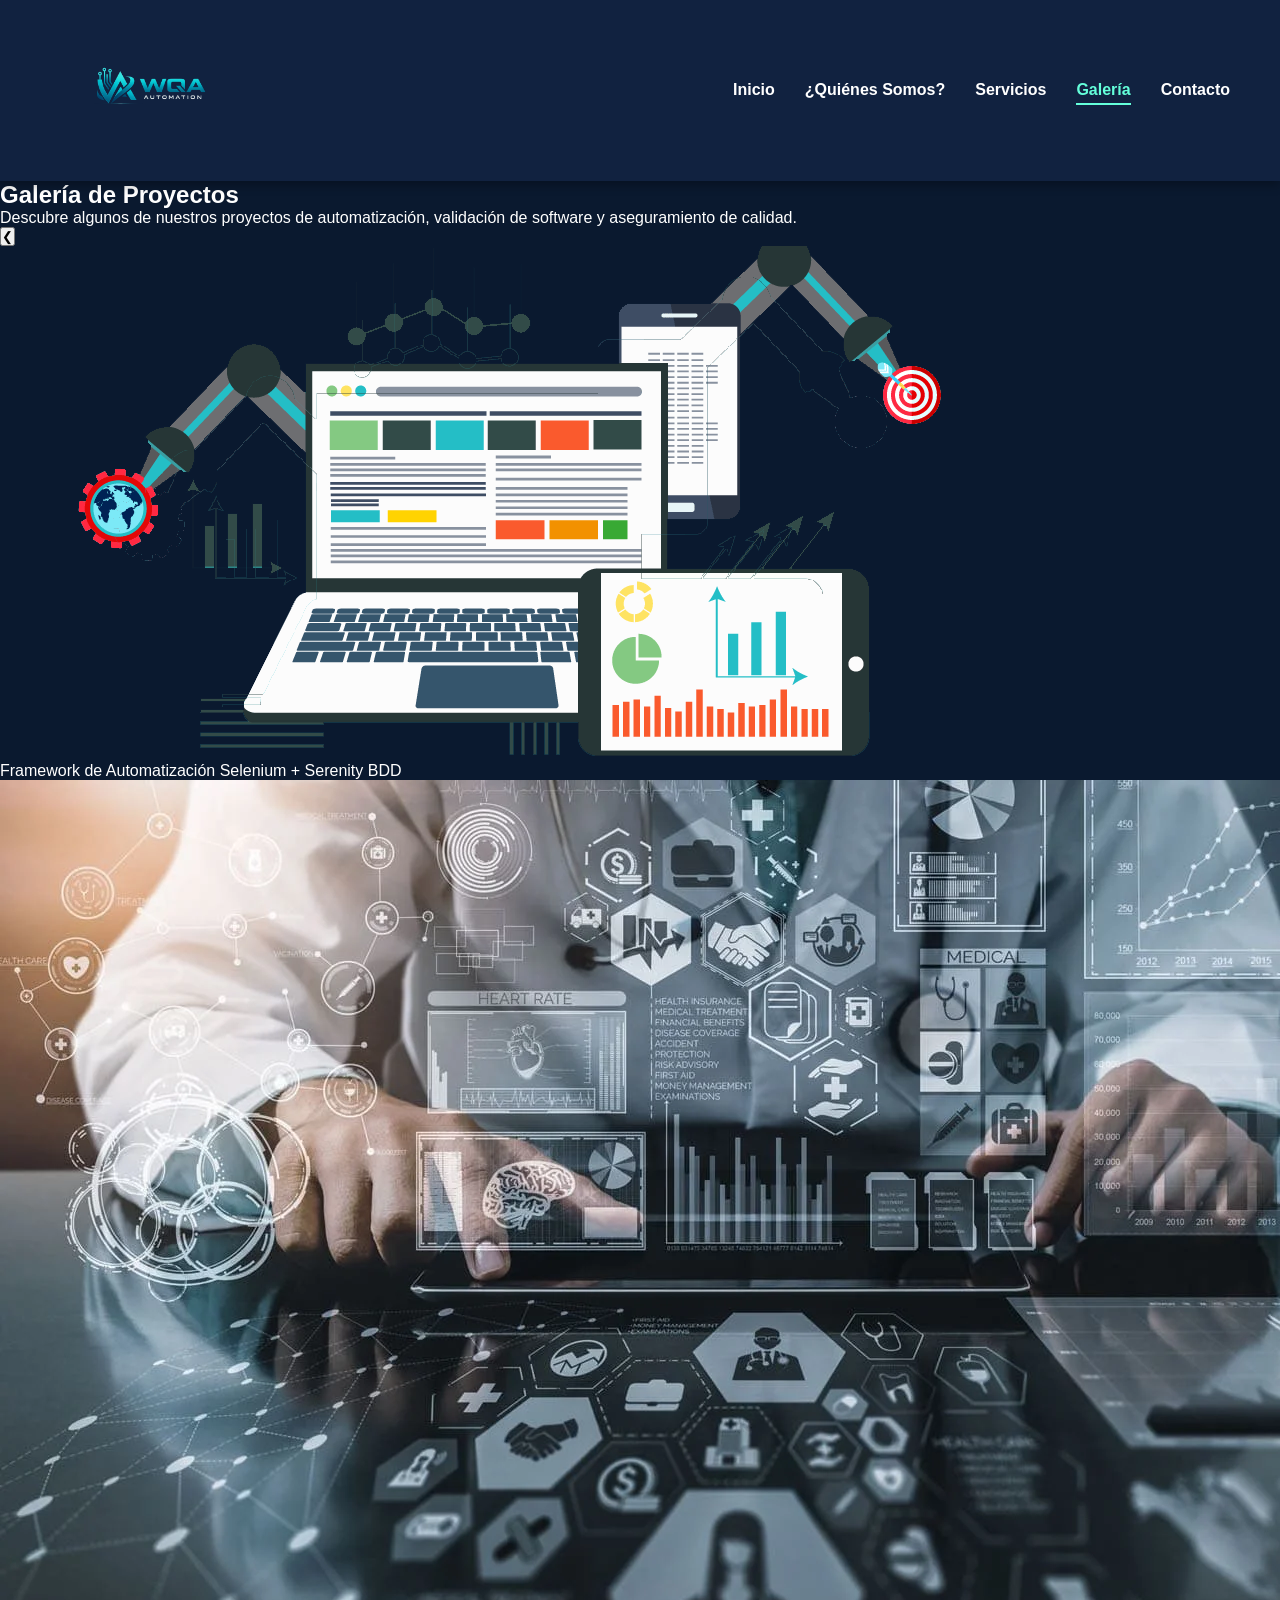
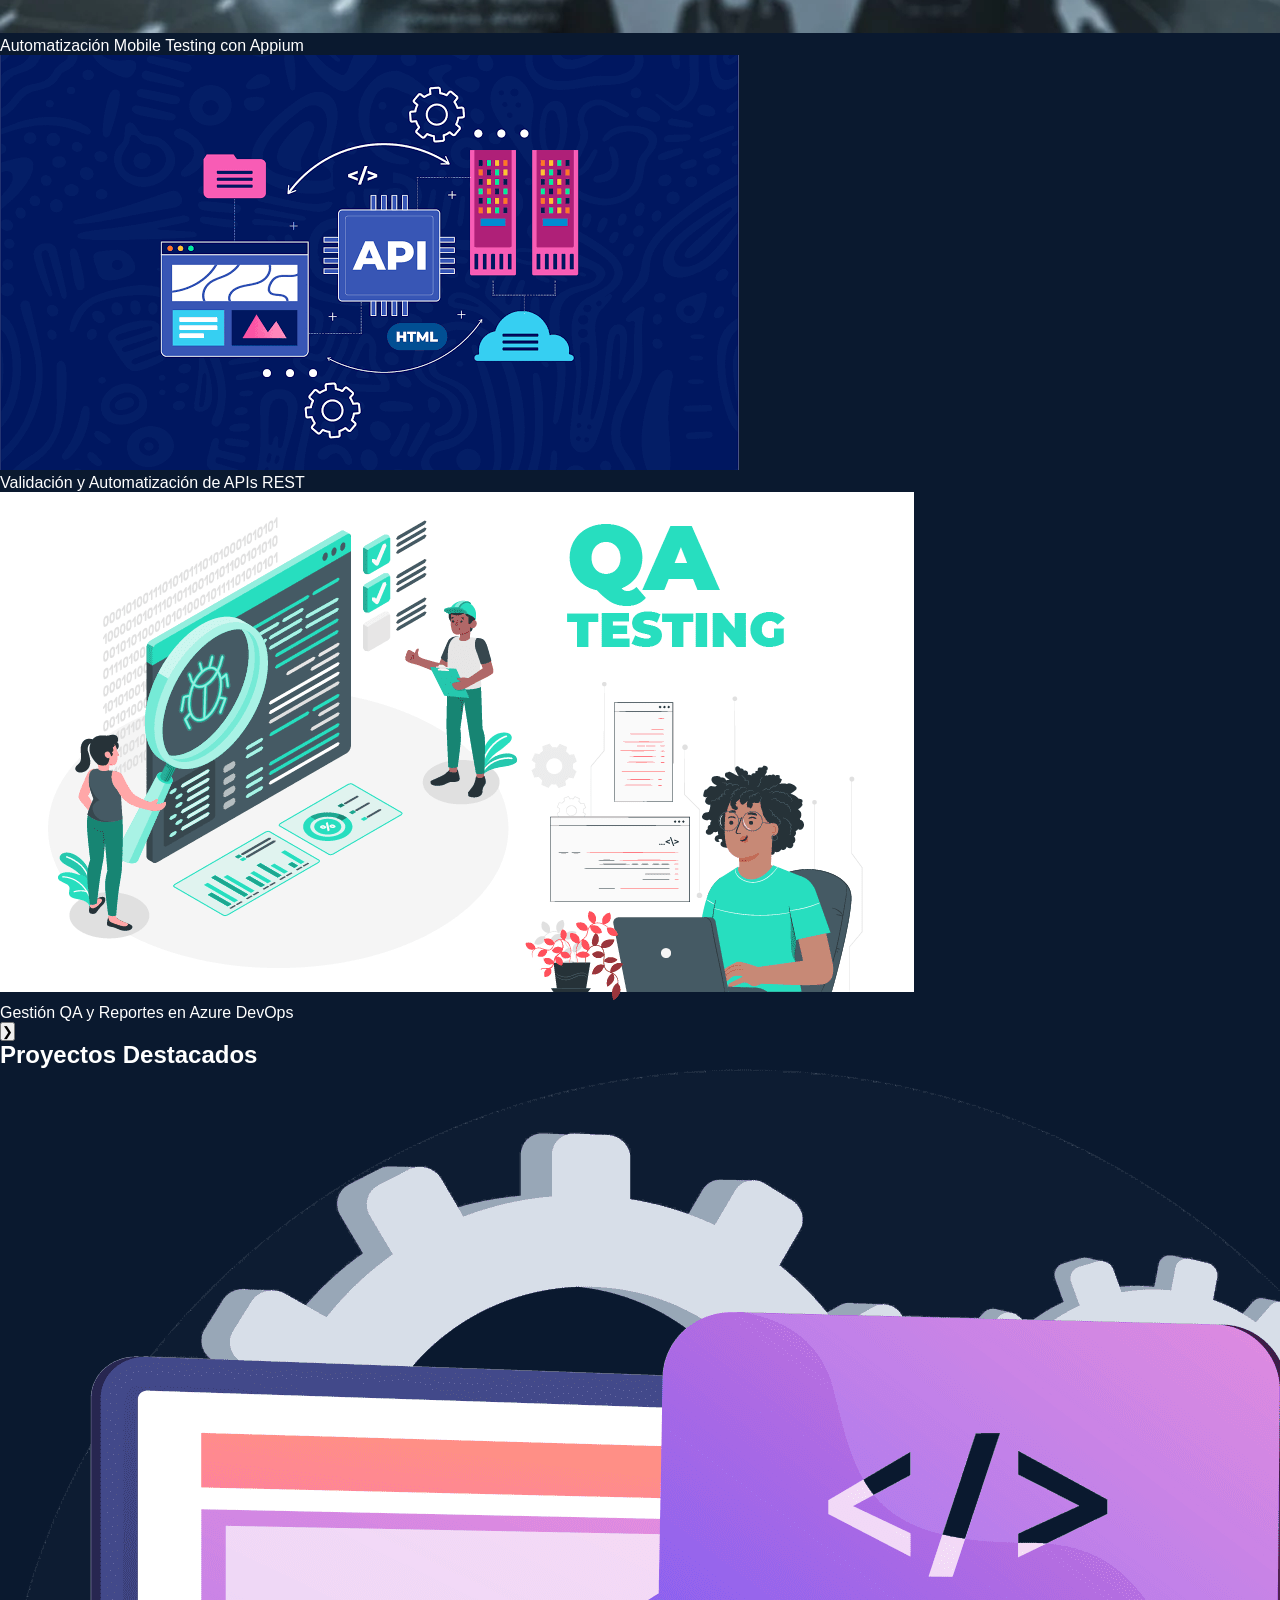
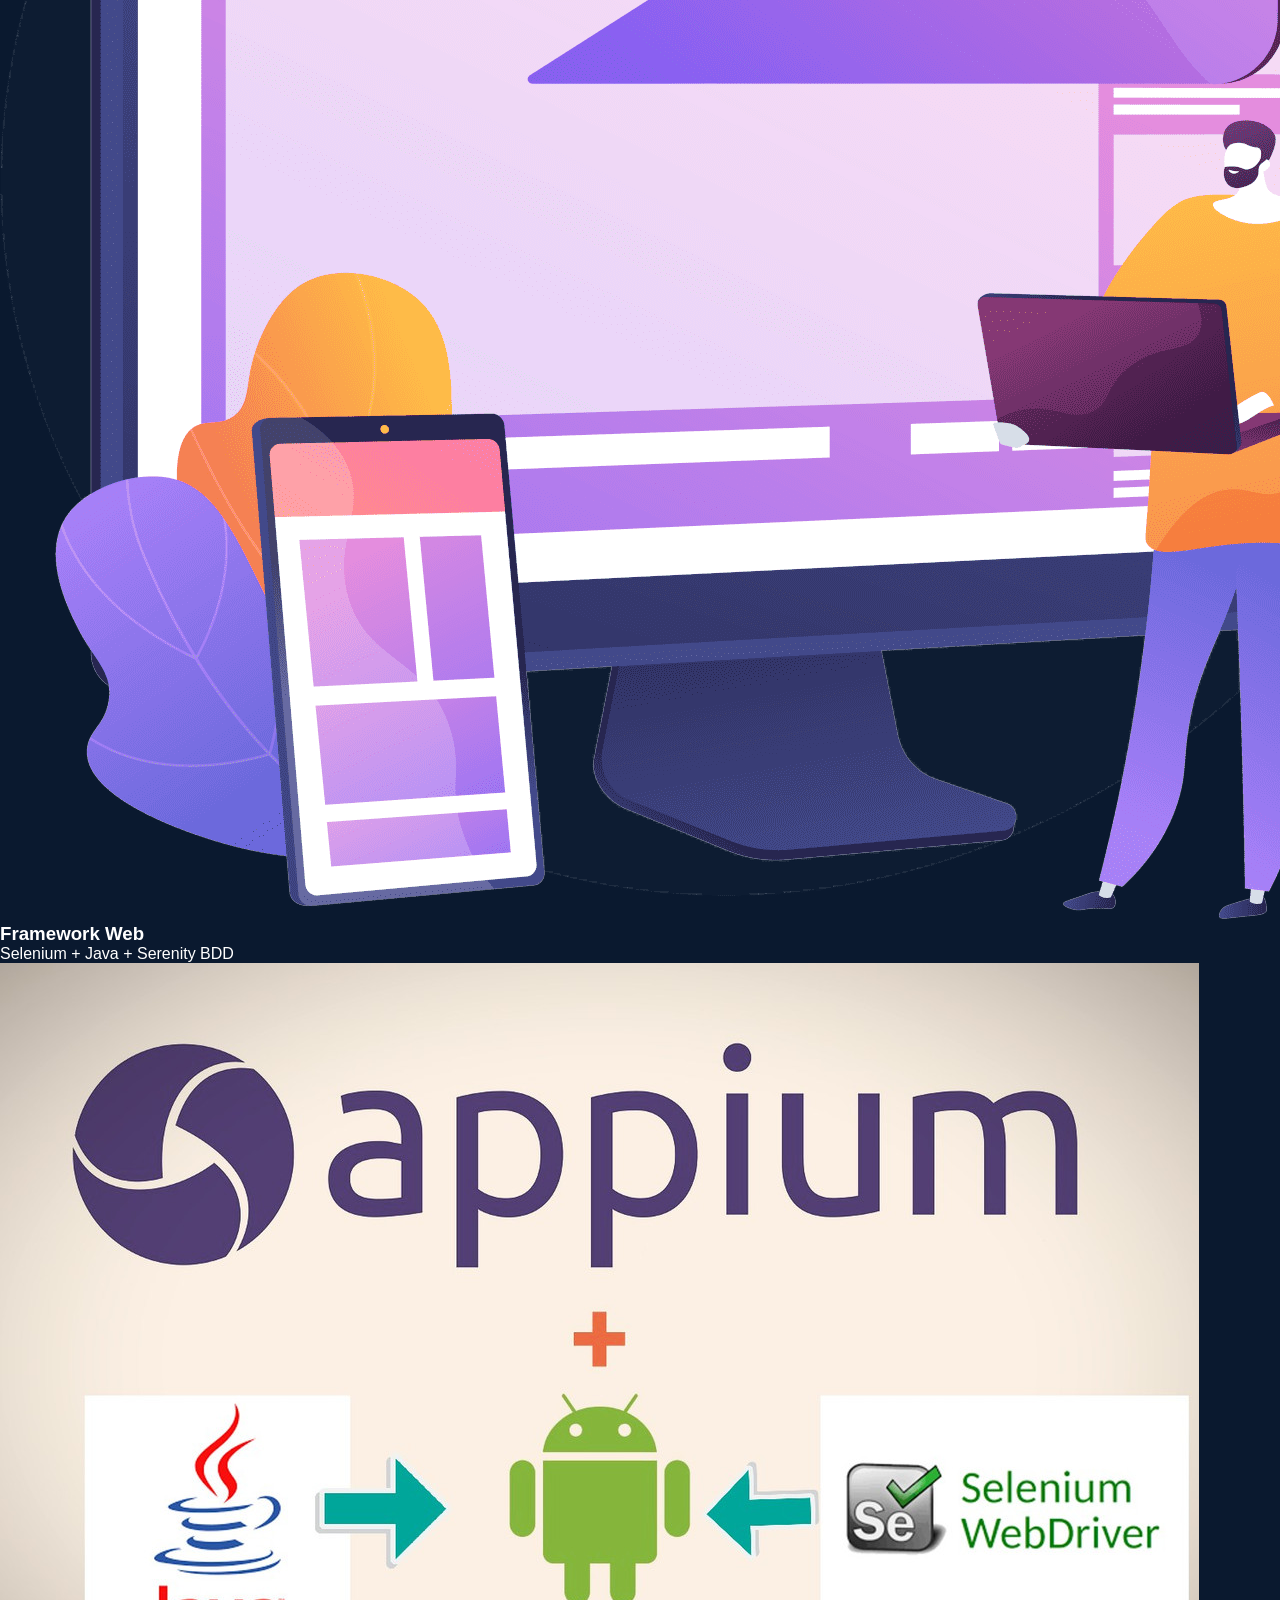
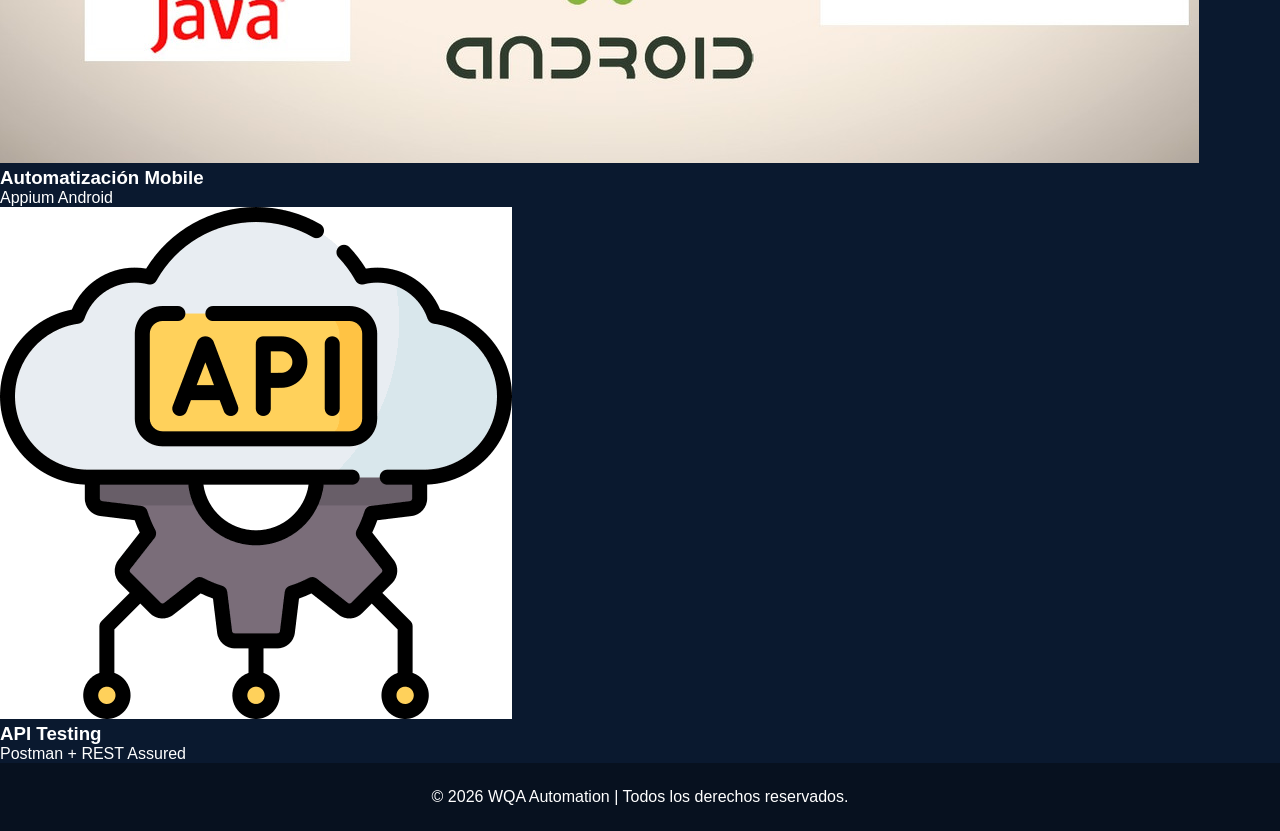
<file: html/html4.html>
<!DOCTYPE html>
<html lang="es">

<head>
    <meta charset="UTF-8">
    <meta name="viewport" content="width=device-width, initial-scale=1.0">
    <title>Galería de Proyectos | WQA Automation</title>

    <link rel="stylesheet" href="../css/style5.css">
</head>

<body>
<header class="encabezado">

    <div class="encabezado-contenido">

        <div class="logo">
            <img src="../img/logo2.png" alt="WQA Automation">
        </div>

        <nav class="nav-menu">
            <ul>
                <li><a href="html1.html">Inicio</a></li>
                <li><a href="html2.html">¿Quiénes Somos?</a></li>
                <li><a href="html3.html">Servicios</a></li>
                <li><a href="html4.html"class="active">Galería</a></li>
                <li><a href="html5.html">Contacto</a></li>
            </ul>
        </nav>

    </div>

</header>
    <!-- HERO -->

    <section class="hero-gallery">

        <h1>Galería de Proyectos</h1>

        <p>
            Descubre algunos de nuestros proyectos de automatización,
            validación de software y aseguramiento de calidad.
        </p>

    </section>

    <!-- CARRUSEL -->

    <section class="gallery-section">

        <div class="slider">

            <button class="btn-slider prev">&#10094;</button>

            <div class="slides">

                <div class="slide active">
                    <img src="../img/pyme.png" alt="Proyecto Selenium">
                    <div class="caption">
                        Framework de Automatización Selenium + Serenity BDD
                    </div>
                </div>

                <div class="slide">
                    <img src="../img/carrusel1.png" alt="Proyecto Appium">
                    <div class="caption">
                        Automatización Mobile Testing con Appium
                    </div>
                </div>

                <div class="slide">
                    <img src="../img//imagesApi.png" alt="Proyecto API">
                    <div class="caption">
                        Validación y Automatización de APIs REST
                    </div>
                </div>

                <div class="slide">
                    <img src="../img/QA-1.png" alt="Azure DevOps">
                    <div class="caption">
                        Gestión QA y Reportes en Azure DevOps
                    </div>
                </div>

            </div>

            <button class="btn-slider next">&#10095;</button>

        </div>

    </section>

    <!-- MINI GALERÍA -->

    <section class="projects-grid">

        <h2>Proyectos Destacados</h2>

        <div class="grid">

            <div class="project-card">
                <img src="../img/carrusel2.png" alt="Framework">
                <h3>Framework Web</h3>
                <p>Selenium + Java + Serenity BDD</p>
            </div>

            <div class="project-card">
                <img src="../img/androidSele.png" alt="Mobile">
                <h3>Automatización Mobile</h3>
                <p>Appium Android</p>
            </div>

            <div class="project-card">
                <img src="../img/carrusel3.png" alt="Api">
                <h3>API Testing</h3>
                <p>Postman + REST Assured</p>
            </div>

        </div>

    </section>

    <!-- FOOTER -->

    <footer>

        <p>
            &copy; 2026 WQA Automation | Todos los derechos reservados.
        </p>

    </footer>

    <script>

        const slides = document.querySelectorAll('.slide');
        const next = document.querySelector('.next');
        const prev = document.querySelector('.prev');

        let current = 0;

        function showSlide(index){

            slides.forEach(slide =>
                slide.classList.remove('active')
            );

            slides[index].classList.add('active');
        }

        next.addEventListener('click', ()=>{

            current++;

            if(current >= slides.length){
                current = 0;
            }

            showSlide(current);

        });

        prev.addEventListener('click', ()=>{

            current--;

            if(current < 0){
                current = slides.length - 1;
            }

            showSlide(current);

        });

        setInterval(()=>{

            current++;

            if(current >= slides.length){
                current = 0;
            }

            showSlide(current);

        },5000);

    </script>

</body>

</html>
</file>
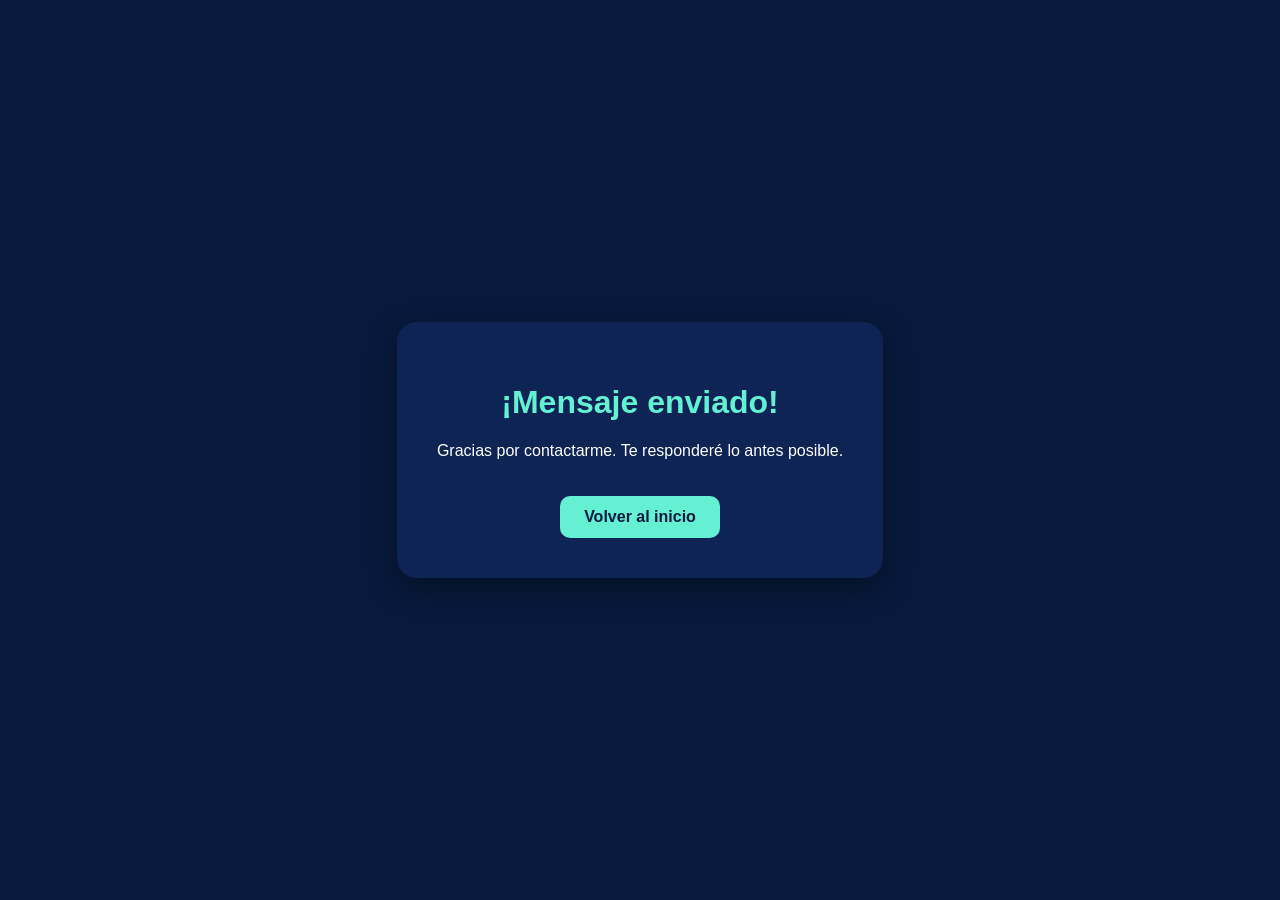
<file: html/html6.html>
<!DOCTYPE html>
<html lang="es">
<head>
    <meta charset="UTF-8">
    <meta name="viewport" content="width=device-width, initial-scale=1.0">
    <title>Gracias - WQA Automation</title>
    <style>
        body{
            font-family: Arial, sans-serif;
            background:#071a3d;
            color:white;
            display:flex;
            justify-content:center;
            align-items:center;
            height:100vh;
            margin:0;
        }

        .card{
            background:#0d2454;
            padding:40px;
            border-radius:20px;
            text-align:center;
            max-width:500px;
            box-shadow:0 10px 30px rgba(0,0,0,.4);
        }

        h1{
            color:#63f0d3;
        }

        a{
            display:inline-block;
            margin-top:20px;
            padding:12px 24px;
            background:#63f0d3;
            color:#071a3d;
            text-decoration:none;
            border-radius:10px;
            font-weight:bold;
        }
    </style>
</head>
<body>

    <div class="card">
        <h1>¡Mensaje enviado!</h1>
        <p>Gracias por contactarme. Te responderé lo antes posible.</p>

        <a href="html5.html">Volver al inicio</a>
    </div>

</body>
</html>
</file>
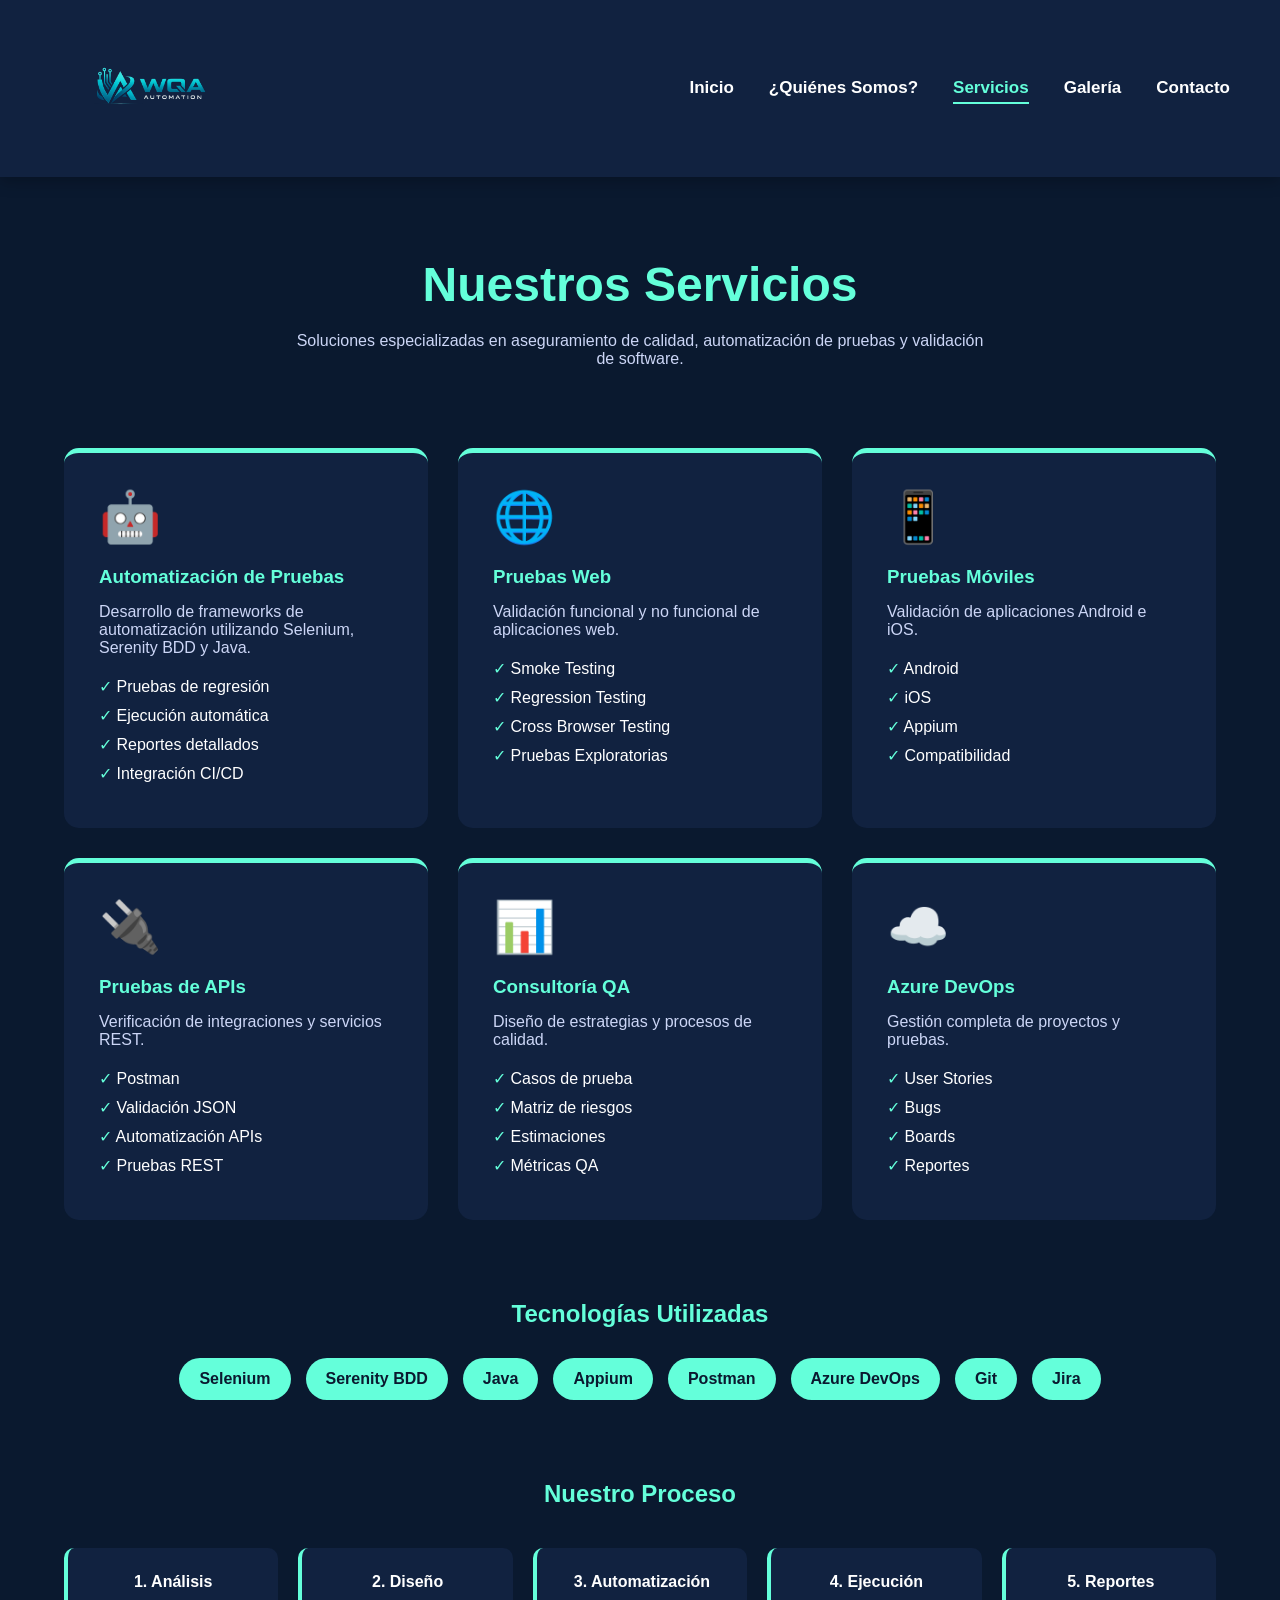
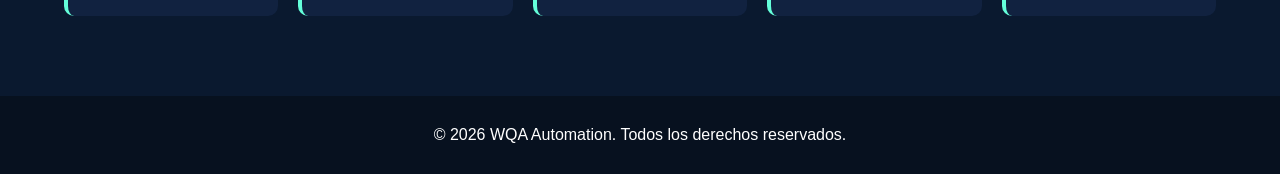
<file: html/services.html>
<!DOCTYPE html>
<html lang="es">
<head>
    <meta charset="UTF-8">
    <meta name="viewport" content="width=device-width, initial-scale=1.0">
    <title>Nuestros Productos y Servicios | Tu Empresa</title>
    <meta name="description" content="Descubre la variedad de productos y servicios de alta calidad que ofrecemos para satisfacer tus necesidades.">
    <link rel="stylesheet" href="../css/style3.css">
</head>
<body>

<header class="encabezado">

    <div class="encabezado-contenido">

        <div class="logo">
            <img src="../img/logo2.png" alt="WQA Automation">
        </div>

        <nav class="nav-menu">
            <ul>
               <li><a href="about.html">Inicio</a></li>
                <li><a href="about.html">¿Quiénes Somos?</a></li>
                <li><a href="services.html"class="active">Servicios</a></li>
                <li><a href="galery.html">Galería</a></li>
                <li><a href="contact.html">Contacto</a></li>
            </ul>
        </nav>

    </div>

</header>

    <!-- Contenedor Principal -->
    <main class="container">

    <section class="hero-services">

        <h2>Nuestros Servicios</h2>

        <p>
            Soluciones especializadas en aseguramiento de calidad,
            automatización de pruebas y validación de software.
        </p>

    </section>

    <section class="services-grid">

        <article class="service-card">

            <div class="service-icon">🤖</div>

            <h3>Automatización de Pruebas</h3>

            <p>
                Desarrollo de frameworks de automatización utilizando
                Selenium, Serenity BDD y Java.
            </p>

            <ul>
                <li>Pruebas de regresión</li>
                <li>Ejecución automática</li>
                <li>Reportes detallados</li>
                <li>Integración CI/CD</li>
            </ul>

        </article>

        <article class="service-card">

            <div class="service-icon">🌐</div>

            <h3>Pruebas Web</h3>

            <p>
                Validación funcional y no funcional de aplicaciones web.
            </p>

            <ul>
                <li>Smoke Testing</li>
                <li>Regression Testing</li>
                <li>Cross Browser Testing</li>
                <li>Pruebas Exploratorias</li>
            </ul>

        </article>

        <article class="service-card">

            <div class="service-icon">📱</div>

            <h3>Pruebas Móviles</h3>

            <p>
                Validación de aplicaciones Android e iOS.
            </p>

            <ul>
                <li>Android</li>
                <li>iOS</li>
                <li>Appium</li>
                <li>Compatibilidad</li>
            </ul>

        </article>

        <article class="service-card">

            <div class="service-icon">🔌</div>

            <h3>Pruebas de APIs</h3>

            <p>
                Verificación de integraciones y servicios REST.
            </p>

            <ul>
                <li>Postman</li>
                <li>Validación JSON</li>
                <li>Automatización APIs</li>
                <li>Pruebas REST</li>
            </ul>

        </article>

        <article class="service-card">

            <div class="service-icon">📊</div>

            <h3>Consultoría QA</h3>

            <p>
                Diseño de estrategias y procesos de calidad.
            </p>

            <ul>
                <li>Casos de prueba</li>
                <li>Matriz de riesgos</li>
                <li>Estimaciones</li>
                <li>Métricas QA</li>
            </ul>

        </article>

        <article class="service-card">

            <div class="service-icon">☁️</div>

            <h3>Azure DevOps</h3>

            <p>
                Gestión completa de proyectos y pruebas.
            </p>

            <ul>
                <li>User Stories</li>
                <li>Bugs</li>
                <li>Boards</li>
                <li>Reportes</li>
            </ul>

        </article>

    </section>

    <section class="tools">

        <h2>Tecnologías Utilizadas</h2>

        <div class="tools-grid">

            <span>Selenium</span>
            <span>Serenity BDD</span>
            <span>Java</span>
            <span>Appium</span>
            <span>Postman</span>
            <span>Azure DevOps</span>
            <span>Git</span>
            <span>Jira</span>

        </div>

    </section>

    <section class="process">

        <h2>Nuestro Proceso</h2>

        <div class="process-grid">

            <div class="step">1. Análisis</div>
            <div class="step">2. Diseño</div>
            <div class="step">3. Automatización</div>
            <div class="step">4. Ejecución</div>
            <div class="step">5. Reportes</div>

        </div>

    </section>

</main>

    <!-- Pie de página -->
    <footer>
        <p>&copy; 2026 WQA Automation. Todos los derechos reservados.</p>
    </footer>

</body>
</html>
</file>
<file: css/style1.css>
/* ===================================
   RESET GENERAL
=================================== */

*{
    margin: 0;
    padding: 0;
    box-sizing: border-box;
}

/* ===================================
   BODY
=================================== */

body{
    font-family: 'Segoe UI', Tahoma, Geneva, Verdana, sans-serif;
    background-color: #f5f8fc;
    color: #333;
    line-height: 1.6;
}

/* ==========================
   HEADER WQA AUTOMATION
========================== */

.encabezado{
    position: sticky;
    top: 0;

    width: 100%;

    background: #112240;

    box-shadow: 0 4px 15px rgba(0,0,0,0.25);

    z-index: 1000;
}

/* Contenedor interno */

.encabezado-contenido{
    max-width: 1400px;

    margin: 0 auto;

    display: flex;
    justify-content: space-between;
    align-items: center;

    padding: 15px 50px;
}

/* ==========================
   LOGO
========================== */

.logo{
    display: flex;
    align-items: center;
}

.logo img{
    width: 220px;
    height: auto;
    display: block;

    transition: transform .3s ease;
}

.logo img:hover{
    transform: scale(1.05);
}

/* ==========================
   MENÚ
========================== */

.nav-menu ul{
    display: flex;
    align-items: center;

    gap: 35px;

    list-style: none;
}

.nav-menu li{
    list-style: none;
}

.nav-menu a{
    text-decoration: none;

    color: #ffffff;

    font-size: 17px;
    font-weight: 600;

    transition: all .3s ease;
}

.nav-menu a:hover{
    color: #64ffda;
}

/* Página activa */

.nav-menu a.active{
    color: #64ffda;

    border-bottom: 2px solid #64ffda;

    padding-bottom: 5px;
}

/* ==========================
   RESPONSIVE
========================== */

@media(max-width: 992px){

    .encabezado-contenido{
        flex-direction: column;
        gap: 20px;
    }

    .logo img{
        width: 180px;
    }

    .nav-menu ul{
        flex-wrap: wrap;
        justify-content: center;
        gap: 20px;
    }
}

@media(max-width: 768px){

    .encabezado-contenido{
        padding: 15px 20px;
    }

    .nav-menu ul{
        flex-direction: column;
        gap: 15px;
    }

    .nav-menu a{
        font-size: 16px;
    }

    .logo img{
        width: 150px;
    }
}

/* ===================================
   HERO
=================================== */

.hero{
    background: linear-gradient(
        rgba(10,25,47,.92),
        rgba(17,34,64,.92)
    );

    min-height: 80vh;

    display: flex;
    justify-content: center;
    align-items: center;

    text-align: center;
    padding: 50px;
}

.hero-content{
    max-width: 900px;
}

.hero h1{
    font-size: 4rem;
    color: #64ffda;
    margin-bottom: 25px;
}

.hero p{
    color: #ccd6f6;
    font-size: 1.3rem;
    margin-bottom: 35px;
}

.hero-buttons{
    display: flex;
    justify-content: center;
    gap: 20px;
}

/* ===================================
   BOTONES
=================================== */

.btn-primary{
    background: #64ffda;
    color: #0a192f;
    padding: 15px 30px;
    border-radius: 8px;
    text-decoration: none;
    font-weight: bold;
    transition: .3s;
}

.btn-primary:hover{
    transform: translateY(-4px);
}

.btn-secondary{
    border: 2px solid #64ffda;
    color: #64ffda;
    padding: 15px 30px;
    border-radius: 8px;
    text-decoration: none;
    transition: .3s;
}

.btn-secondary:hover{
    background: #64ffda;
    color: #0a192f;
}

/* ===================================
   ESTADÍSTICAS
=================================== */

.stats{
    display: flex;
    justify-content: center;
    flex-wrap: wrap;
    gap: 30px;
    padding: 80px 20px;
}

.stat-box{
    background: white;
    min-width: 220px;
    padding: 35px;
    text-align: center;
    border-radius: 15px;
    box-shadow: 0 8px 20px rgba(0,0,0,.08);
}

.stat-box h2{
    color: #64ffda;
    font-size: 3rem;
}

.stat-box p{
    color: #666;
}

/* ===================================
   SERVICIOS
=================================== */

.services-preview{
    padding: 80px 20px;
}

.services-preview h2{
    text-align: center;
    margin-bottom: 50px;
    color: #0a192f;
}

.service-grid{
    display: grid;
    grid-template-columns: repeat(auto-fit,minmax(280px,1fr));
    gap: 30px;
}

.service-card{
    background: white;
    padding: 30px;
    border-radius: 15px;
    border-top: 5px solid #64ffda;
    box-shadow: 0 10px 25px rgba(0,0,0,.08);
    transition: .3s;
}

.service-card:hover{
    transform: translateY(-10px);
}

.service-card h3{
    color: #0a192f;
    margin-bottom: 15px;
}

.service-card p{
    color: #666;
}

/* ===================================
   TECNOLOGÍAS
=================================== */

.tools{
    background: #112240;
    padding: 80px 20px;
    text-align: center;
}

.tools h2{
    color: white;
    margin-bottom: 40px;
}

.tools-grid{
    display: flex;
    justify-content: center;
    flex-wrap: wrap;
    gap: 15px;
}

.tools-grid span{
    background: #64ffda;
    color: #0a192f;
    padding: 12px 20px;
    border-radius: 30px;
    font-weight: bold;
}

/* ===================================
   CTA
=================================== */

.cta{
    background: #0a192f;
    text-align: center;
    padding: 100px 20px;
}

.cta h2{
    color: white;
    margin-bottom: 20px;
}

.cta p{
    color: #ccd6f6;
    max-width: 700px;
    margin: auto;
    margin-bottom: 30px;
}



/* ===================================
   RESPONSIVE
=================================== */

@media(max-width:768px){

    .encabezado{
        flex-direction: column;
        gap: 15px;
    }

    .nav-menu ul{
        flex-direction: column;
        text-align: center;
        gap: 10px;
    }

    .hero h1{
        font-size: 2.5rem;
    }

    .hero-buttons{
        flex-direction: column;
    }

    .footer-container{
        flex-direction: column;
    }
}
/* ===================================
   FOOTER
=================================== */

.site-footer{
    background-color: #0a192f;
    color: white;
    padding-top: 50px;
}

.footer-container{
    max-width: 1200px;
    margin: auto;
    display: flex;
    justify-content: space-between;
    flex-wrap: wrap;
    gap: 40px;
    padding: 0 20px 40px;
}

.footer-column{
    flex: 1;
    min-width: 220px;
}

.footer-column h3{
    color: #64ffda;
    margin-bottom: 20px;
}

.footer-column ul{
    list-style: none;
}

.footer-column ul li,
.footer-column p{
    margin-bottom: 12px;
    color: #ccd6f6;
}

.footer-column a{
    text-decoration: none;
    color: #ccd6f6;
    transition: .3s;
}

.footer-column a:hover{
    color: #64ffda;
}

/* Redes */

.social-icons{
    display: flex;
    gap: 15px;
}

.social-icons a{
    width: 40px;
    height: 40px;
    background: #112240;
    border-radius: 50%;
    text-align: center;
    line-height: 40px;
    transition: .3s;
}

.social-icons a:hover{
    background: #64ffda;
    color: #0a192f;
}

/* Barra inferior */

.footer-bottom{
    text-align: center;
    background: #07111f;
    padding: 20px;
    border-top: 1px solid #233554;
}
</file>
<file: css/style2.css>
/* ==========================
   RESET
========================== */

*{
    margin:0;
    padding:0;
    box-sizing:border-box;
}
/* ==========================
   HEADER WQA AUTOMATION
========================== */

.encabezado{
    position: sticky;
    top: 0;

    width: 100%;

    background: #112240;

    box-shadow: 0 4px 15px rgba(0,0,0,0.25);

    z-index: 1000;
}

/* Contenedor interno */

.encabezado-contenido{
    max-width: 1400px;

    margin: 0 auto;

    display: flex;
    justify-content: space-between;
    align-items: center;

    padding: 15px 50px;
}

/* ==========================
   LOGO
========================== */

.logo{
    display: flex;
    align-items: center;
}

.logo img{
    width: 220px;
    height: auto;
    display: block;

    transition: transform .3s ease;
}

.logo img:hover{
    transform: scale(1.05);
}

/* ==========================
   MENÚ
========================== */

.nav-menu ul{
    display: flex;
    align-items: center;

    gap: 35px;

    list-style: none;
}

.nav-menu li{
    list-style: none;
}

.nav-menu a{
    text-decoration: none;

    color: #ffffff;

    font-size: 17px;
    font-weight: 600;

    transition: all .3s ease;
}

.nav-menu a:hover{
    color: #64ffda;
}

/* Página activa */

.nav-menu a.active{
    color: #64ffda;

    border-bottom: 2px solid #64ffda;

    padding-bottom: 5px;
}

/* ==========================
   RESPONSIVE
========================== */

@media(max-width: 992px){

    .encabezado-contenido{
        flex-direction: column;
        gap: 20px;
    }

    .logo img{
        width: 180px;
    }

    .nav-menu ul{
        flex-wrap: wrap;
        justify-content: center;
        gap: 20px;
    }
}

@media(max-width: 768px){

    .encabezado-contenido{
        padding: 15px 20px;
    }

    .nav-menu ul{
        flex-direction: column;
        gap: 15px;
    }

    .nav-menu a{
        font-size: 16px;
    }

    .logo img{
        width: 150px;
    }
}
/* ==========================
   BODY
========================== */

body{
    font-family:'Segoe UI', Tahoma, Geneva, Verdana, sans-serif;
    background-color:#f4f7fa;
    color:#333;
    line-height:1.6;
}

/* ==========================
   HERO
========================== */

.hero{
    background:linear-gradient(135deg,#0a192f,#1f4068);
    color:white;
    text-align:center;
    padding:100px 20px;
}

.hero h1{
    font-size:3rem;
    margin-bottom:20px;
    color:#64ffda;
}

.hero p{
    max-width:800px;
    margin:auto;
    font-size:1.2rem;
}

/* ==========================
   CONTENEDOR
========================== */

.container{
    width:90%;
    max-width:1200px;
    margin:50px auto;
}

/* ==========================
   LOGO
========================== */

.company-image{
    text-align:center;
    margin-bottom:40px;
}

.company-image img{
    width:250px;
    height:auto;
    transition:0.3s;
}

.company-image img:hover{
    transform:scale(1.05);
}

/* ==========================
   SECCIONES GENERALES
========================== */

.about-content,
.values-section,
.process-section,
.experience-section,
.links-section,
.location-section{
    background:white;
    padding:40px;
    margin-bottom:40px;
    border-radius:15px;
    box-shadow:0 5px 15px rgba(0,0,0,.08);
}

.about-content h2,
.values-section h2,
.process-section h2,
.experience-section h2,
.links-section h2,
.location-section h2{
    color:#0a192f;
    margin-bottom:20px;
    font-size:2rem;
}

/* ==========================
   LISTAS
========================== */

ul,
ol{
    padding-left:25px;
}

ul li,
ol li{
    margin-bottom:10px;
    font-size:1.05rem;
}

/* ==========================
   TABLA
========================== */

table{
    width:100%;
    border-collapse:collapse;
    margin-top:20px;
}

th{
    background:#0a192f;
    color:white;
    padding:15px;
}

td{
    padding:15px;
    text-align:center;
    border:1px solid #ddd;
}

tr:nth-child(even){
    background:#f5f5f5;
}

tr:hover{
    background:#eaf7ff;
}

/* ==========================
   ENLACES
========================== */

a{
    color:#1f4068;
    font-weight:bold;
    text-decoration:none;
}

a:hover{
    color:#64ffda;
}

/* ==========================
   SPAN
========================== */

span{
    color:#1f4068;
    font-weight:bold;
}

/* ==========================
   IFRAME MAPA
========================== */

iframe{
    width:100%;
    border-radius:12px;
    margin-top:20px;
    box-shadow:0 4px 10px rgba(0,0,0,.15);
}

/* ==========================
   LINEA DIVISORIA
========================== */

hr{
    border:none;
    height:2px;
    background:#64ffda;
    margin:40px 0;
    opacity:.4;
}

/* ==========================
   FOOTER
========================== */

footer{
    background:#0a192f;
    color:white;
    text-align:center;
    padding:25px;
    margin-top:50px;
}

footer strong{
    color:#64ffda;
}

/* ==========================
   RESPONSIVE
========================== */

@media(max-width:768px){

    .hero h1{
        font-size:2.2rem;
    }

    .about-content,
    .values-section,
    .process-section,
    .experience-section,
    .links-section,
    .location-section{
        padding:25px;
    }

    table{
        display:block;
        overflow-x:auto;
    }

}
</file>
<file: css/style5.css>
/* ==========================
   RESET
========================== */

*{
    margin:0;
    padding:0;
    box-sizing:border-box;
}

/* ==========================
   BODY
========================== */

body{
    font-family:'Segoe UI',sans-serif;
    background:#0a192f;
    color:white;
}

/* ==========================
   HEADER
========================== */

.encabezado{
    position:sticky;
    top:0;
    width:100%;
    background:#112240;
    z-index:1000;
    box-shadow:0 4px 10px rgba(0,0,0,.3);
}

.encabezado-contenido{
    max-width:1400px;
    margin:auto;
    display:flex;
    justify-content:space-between;
    align-items:center;
    padding:15px 50px;
}

.logo img{
    width:220px;
}

.nav-menu ul{
    display:flex;
    gap:30px;
    list-style:none;
}

.nav-menu a{
    text-decoration:none;
    color:white;
    font-weight:600;
    transition:.3s;
}

.nav-menu a:hover,
.nav-menu a.active{
    color: #64ffda;

    border-bottom: 2px solid #64ffda;

    padding-bottom: 5px;
}


/* ==========================
   HERO
========================== */

.hero-contact{
    text-align:center;
    padding:100px 20px;
    background:linear-gradient(
        135deg,
        #0a192f,
        #112240
    );
}

.hero-contact h1{
    font-size:3rem;
    color:#64ffda;
    margin-bottom:20px;
}

.hero-contact p{
    max-width:700px;
    margin:auto;
    color:#ccd6f6;
}

/* ==========================
   CONTACTO
========================== */

.contact-container{
    max-width:1200px;
    margin:70px auto;
    display:grid;
    grid-template-columns:1fr 1fr;
    gap:40px;
    padding:0 20px;
}

/* Tarjetas */

.contact-info,
.contact-form{
    background:#112240;
    padding:35px;
    border-radius:15px;
    box-shadow:0 5px 15px rgba(0,0,0,.2);
}

.contact-info h2,
.contact-form h2{
    color:#64ffda;
    margin-bottom:25px;
}

.contact-info p{
    margin-bottom:15px;
}

/* Redes */

.social-links{
    margin-top:30px;
    display:flex;
    gap:15px;
}

.social-links a{
    text-decoration:none;
    color:#64ffda;
    border:1px solid #64ffda;
    padding:10px 15px;
    border-radius:8px;
    transition:.3s;
}

.social-links a:hover{
    background:#64ffda;
    color:#0a192f;
}

/* Formulario */

.contact-form form{
    display:flex;
    flex-direction:column;
    gap:15px;
}

.contact-form input,
.contact-form textarea{
    padding:15px;
    border:none;
    border-radius:8px;
    font-size:1rem;
}

.contact-form button{
    background:#64ffda;
    color:#0a192f;
    border:none;
    padding:15px;
    font-weight:bold;
    border-radius:8px;
    cursor:pointer;
    transition:.3s;
}

.contact-form button:hover{
    transform:translateY(-3px);
}
/*boton enviar*/
.btn-enviar{
    width:100%;
    padding:15px;
    background:#63f0d3;
    border:none;
    border-radius:10px;
    font-size:18px;
    font-weight:bold;
    cursor:pointer;
    transition:0.3s;
}

.btn-enviar:hover{
    background:#4de0c2;
    transform:translateY(-2px);
}
/* ==========================
   MAPA
========================== */

.map-section{
    max-width:1200px;
    margin:0 auto 80px;
    padding:0 20px;
}

.map-section h2{
    text-align:center;
    color:#64ffda;
    margin-bottom:25px;
}

.map-section iframe{
    width:100%;
    height:450px;
    border:none;
    border-radius:15px;
}

/* ==========================
   FOOTER
========================== */

footer{
    background:#07111f;
    text-align:center;
    padding:25px;
}

/* ==========================
   RESPONSIVE
========================== */

@media(max-width:768px){

    .contact-container{
        grid-template-columns:1fr;
    }

    .encabezado-contenido{
        flex-direction:column;
        gap:20px;
    }

    .nav-menu ul{
        flex-wrap:wrap;
        justify-content:center;
    }

    .hero-contact h1{
        font-size:2.2rem;
    }

}
</file>
<file: css/style4.css>
*{
    margin: 0;
    padding: 0;
    box-sizing: border-box;
}
/* ==========================
   HEADER WQA AUTOMATION
========================== */

.encabezado{
    position: sticky;
    top: 0;

    width: 100%;

    background: #112240;

    box-shadow: 0 4px 15px rgba(0,0,0,0.25);

    z-index: 1000;
}

/* Contenedor interno */

.encabezado-contenido{
    max-width: 1400px;

    margin: 0 auto;

    display: flex;
    justify-content: space-between;
    align-items: center;

    padding: 15px 50px;
}

/* ==========================
   LOGO
========================== */

.logo{
    display: flex;
    align-items: center;
}

.logo img{
    width: 220px;
    height: auto;
    display: block;

    transition: transform .3s ease;
}

.logo img:hover{
    transform: scale(1.05);
}

/* ==========================
   MENÚ
========================== */

.nav-menu ul{
    display: flex;
    align-items: center;

    gap: 35px;

    list-style: none;
}

.nav-menu li{
    list-style: none;
}

.nav-menu a{
    text-decoration: none;

    color: #ffffff;

    font-size: 17px;
    font-weight: 600;

    transition: all .3s ease;
}

.nav-menu a:hover{
    color: #64ffda;
}

/* Página activa */

.nav-menu a.active{
    color: #64ffda;

    border-bottom: 2px solid #64ffda;

    padding-bottom: 5px;
}

/* ==========================
   RESPONSIVE
========================== */

@media(max-width: 992px){

    .encabezado-contenido{
        flex-direction: column;
        gap: 20px;
    }

    .logo img{
        width: 180px;
    }

    .nav-menu ul{
        flex-wrap: wrap;
        justify-content: center;
        gap: 20px;
    }
}

@media(max-width: 768px){

    .encabezado-contenido{
        padding: 15px 20px;
    }

    .nav-menu ul{
        flex-direction: column;
        gap: 15px;
    }

    .nav-menu a{
        font-size: 16px;
    }

    .logo img{
        width: 150px;
    }
}

body{
    font-family:'Segoe UI',sans-serif;
    background:#0a192f;
    color:white;
}

/* HERO */

.hero-gallery{
    text-align:center;
    padding:100px 20px;
    background:linear-gradient(
        135deg,
        #0a192f,
        #112240
    );
}

.hero-gallery h1{
    color:#64ffda;
    font-size:3rem;
    margin-bottom:20px;
}

.hero-gallery p{
    max-width:700px;
    margin:auto;
    color:#ccd6f6;
}

/* CARRUSEL */

.gallery-section{
    width:90%;
    max-width:1100px;
    margin:50px auto;
}

.slider{
    position:relative;
}

.slide{
    display:none;
}

.slide.active{
    display:block;
}

.slide img{
    width:100%;
    height:600px;
    object-fit:cover;
    border-radius:15px;
}

.caption{
    text-align:center;
    margin-top:15px;
    font-size:1.1rem;
    color:#64ffda;
}

.btn-slider{
    position:absolute;
    top:50%;
    transform:translateY(-50%);
    background:#64ffda;
    color:#0a192f;
    border:none;
    width:50px;
    height:50px;
    border-radius:50%;
    cursor:pointer;
    font-size:1.3rem;
    z-index:10;
}

.prev{
    left:-25px;
}

.next{
    right:-25px;
}

/* TARJETAS */

.projects-grid{
    width:90%;
    max-width:1200px;
    margin:80px auto;
}

.projects-grid h2{
    text-align:center;
    color:#64ffda;
    margin-bottom:40px;
}

.grid{
    display:grid;
    grid-template-columns:repeat(auto-fit,minmax(300px,1fr));
    gap:30px;
}

.project-card{
    background:#112240;
    border-radius:15px;
    overflow:hidden;
    transition:.3s;
}

.project-card:hover{
    transform:translateY(-10px);
}

.project-card img{
    width:100%;
    height:250px;
    object-fit:cover;
}

.project-card h3{
    padding:20px 20px 10px;
    color:#64ffda;
}

.project-card p{
    padding:0 20px 20px;
    color:#ccd6f6;
}

/* FOOTER */

footer{
    background:#07111f;
    text-align:center;
    padding:25px;
    margin-top:50px;
}

/* RESPONSIVE */

@media(max-width:768px){

    .hero-gallery h1{
        font-size:2rem;
    }

    .slide img{
        height:300px;
    }

    .prev{
        left:10px;
    }

    .next{
        right:10px;
    }

}
</file>
<file: css/style3.css>
*{
    margin: 0;
    padding: 0;
    box-sizing: border-box;
}
body{
    font-family:'Segoe UI',sans-serif;
    background:#0a192f;
    color:white;
}

/* ==========================
   HEADER WQA AUTOMATION
========================== */

.encabezado{
    position: sticky;
    top: 0;

    width: 100%;

    background: #112240;

    box-shadow: 0 4px 15px rgba(0,0,0,0.25);

    z-index: 1000;
}

/* Contenedor interno */

.encabezado-contenido{
    max-width: 1400px;

    margin: 0 auto;

    display: flex;
    justify-content: space-between;
    align-items: center;

    padding: 15px 50px;
}

/* ==========================
   LOGO
========================== */

.logo{
    display: flex;
    align-items: center;
}

.logo img{
    width: 220px;
    height: auto;
    display: block;

    transition: transform .3s ease;
}

.logo img:hover{
    transform: scale(1.05);
}

/* ==========================
   MENÚ
========================== */

.nav-menu ul{
    display: flex;
    align-items: center;

    gap: 35px;

    list-style: none;
}

.nav-menu li{
    list-style: none;
}

.nav-menu a{
    text-decoration: none;

    color: #ffffff;

    font-size: 17px;
    font-weight: 600;

    transition: all .3s ease;
}

.nav-menu a:hover{
    color: #64ffda;
}

/* Página activa */

.nav-menu a.active{
    color: #64ffda;

    border-bottom: 2px solid #64ffda;

    padding-bottom: 5px;
}

/* ==========================
   RESPONSIVE
========================== */

@media(max-width: 992px){

    .encabezado-contenido{
        flex-direction: column;
        gap: 20px;
    }

    .logo img{
        width: 180px;
    }

    .nav-menu ul{
        flex-wrap: wrap;
        justify-content: center;
        gap: 20px;
    }
}

@media(max-width: 768px){

    .encabezado-contenido{
        padding: 15px 20px;
    }

    .nav-menu ul{
        flex-direction: column;
        gap: 15px;
    }

    .nav-menu a{
        font-size: 16px;
    }

    .logo img{
        width: 150px;
    }
}

/*Contenedores de h2*/
.container{
    width:90%;
    max-width:1200px;
    margin:auto;
}

.hero-services{
    text-align:center;
    padding:80px 20px;
}

.hero-services h2{
    color:#64ffda;
    font-size:3rem;
    margin-bottom:20px;
}

.hero-services p{
    color:#ccd6f6;
    max-width:700px;
    margin:auto;
}

/* SERVICIOS */

.services-grid{
    display:grid;
    grid-template-columns:repeat(auto-fit,minmax(320px,1fr));
    gap:30px;
    margin-bottom:80px;
}

.service-card{
    background:#112240;
    padding:35px;
    border-radius:15px;
    border-top:5px solid #64ffda;
    transition:.3s;
}

.service-card:hover{
    transform:translateY(-10px);
}

.service-icon{
    font-size:50px;
    margin-bottom:20px;
}

.service-card h3{
    color:#64ffda;
    margin-bottom:15px;
}

.service-card p{
    color:#ccd6f6;
    margin-bottom:20px;
}

.service-card ul{
    list-style:none;
}

.service-card li{
    margin-bottom:10px;
}

.service-card li::before{
    content:"✓ ";
    color:#64ffda;
}

/* TECNOLOGÍAS */

.tools{
    text-align:center;
    margin-bottom:80px;
}

.tools h2{
    margin-bottom:30px;
    color:#64ffda;
}

.tools-grid{
    display:flex;
    flex-wrap:wrap;
    justify-content:center;
    gap:15px;
}

.tools-grid span{
    background:#64ffda;
    color:#0a192f;
    padding:12px 20px;
    border-radius:30px;
    font-weight:bold;
}

/* PROCESO */

.process{
    text-align:center;
    margin-bottom:80px;
}

.process h2{
    color:#64ffda;
    margin-bottom:40px;
}

.process-grid{
    display:grid;
    grid-template-columns:repeat(auto-fit,minmax(180px,1fr));
    gap:20px;
}

.step{
    background:#112240;
    padding:25px;
    border-radius:10px;
    font-weight:bold;
    border-left:4px solid #64ffda;
}

/* FOOTER */

footer{
    text-align:center;
    padding:30px;
    background:#07111f;
    margin-top:50px;
}
</file>
